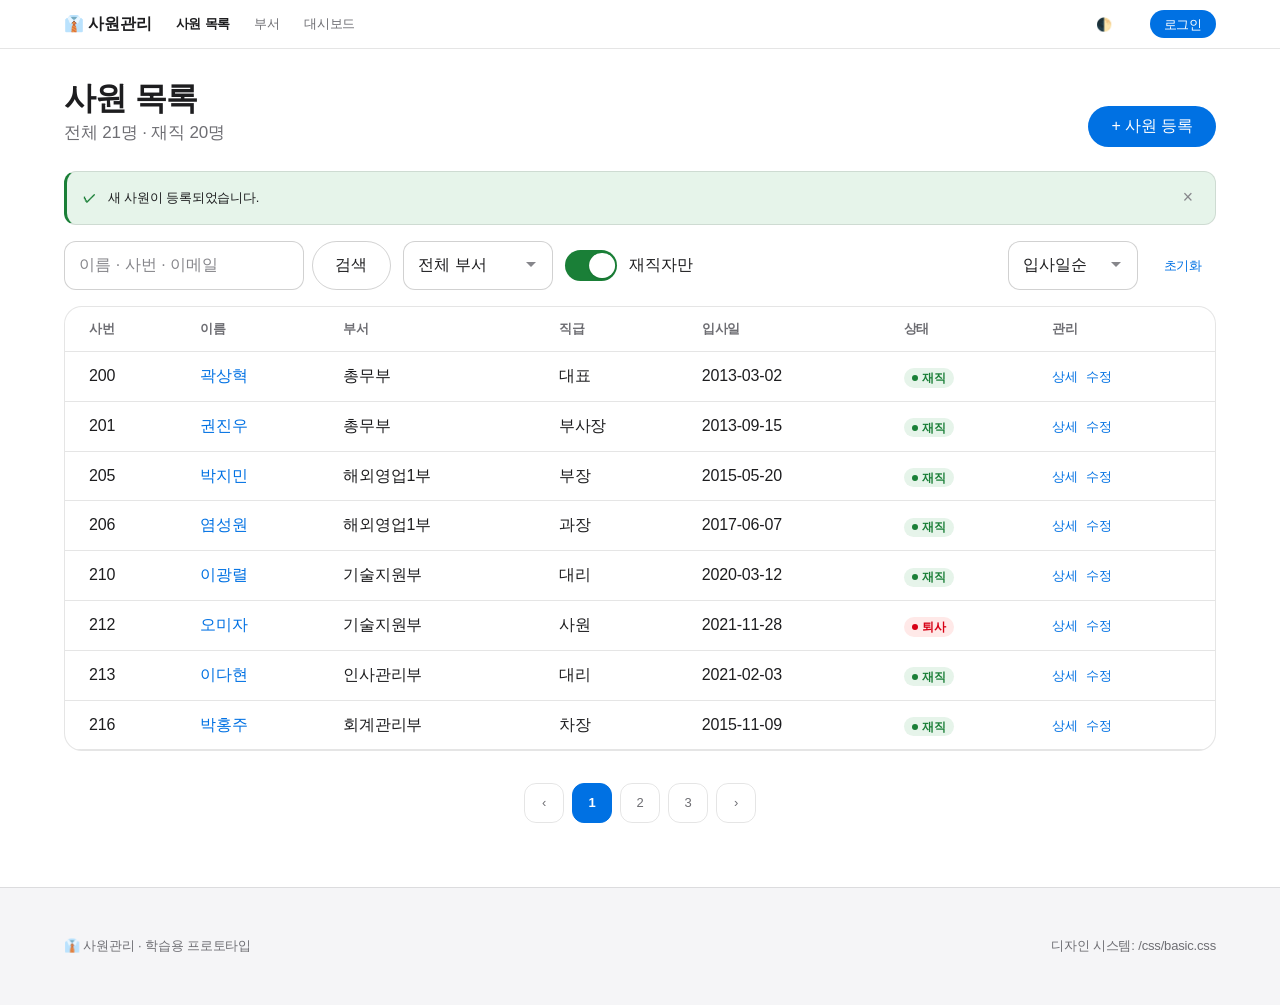
<file: hr/index.html>
<!DOCTYPE html>
<html lang="ko">
<head>
  <meta charset="UTF-8">
  <meta name="viewport" content="width=device-width, initial-scale=1">
  <title>사원 목록 · 사원관리</title>
  <link rel="stylesheet" href="css/basic.css">
  <link rel="stylesheet" href="css/component.css">
  <link rel="stylesheet" href="css/app-shell.css">
  <link rel="stylesheet" href="css/hr.css">
  <script src="js/component.js" defer></script>
</head>
<body>
  <!-- 공통 메뉴 — templates/hr/_menu.html 참고 (Thymeleaf 전환 시 fragment 로) -->
  <header class="site-header">
    <div class="site-header__inner container container--wide">
      <a class="site-header__brand" href="index.html">👔 사원관리</a>
      <nav class="site-nav hide-mobile" aria-label="주요 메뉴">
        <a href="index.html" aria-current="page">사원 목록</a>
        <a href="depts.html">부서</a>
        <a href="dashboard.html">대시보드</a>
      </nav>
      <span class="spacer"></span>
      <button class="btn btn--ghost btn--sm" type="button" data-theme-toggle aria-label="다크 모드 전환">🌓</button>
      <a class="btn btn--primary btn--sm" href="login.html">로그인</a>
    </div>
  </header>

  <main class="app-main container container--wide">
    <div class="page-head">
      <div>
        <h1>사원 목록</h1>
        <p>전체 21명 · 재직 20명</p>
      </div>
      <a class="btn btn--primary" href="emp-form.html">+ 사원 등록</a>
    </div>

    <!--
      처리 결과(플래시) 메시지 자리.
      등록/수정/삭제 후 목록으로 redirect(PRG) 하면서 RedirectAttributes 로 넘긴 메시지를 여기 렌더링한다.
      Thymeleaf: <div class="alert alert--success" role="status" th:if="${msg}" th:text="${msg}"></div>
      아래는 "방금 저장하고 돌아온" 상태 예시 (서버에서는 조건부로만 노출).
    -->
    <div class="alert alert--success mb-4" role="status">
      <span class="alert__icon" aria-hidden="true">✓</span>
      <div class="alert__body">새 사원이 등록되었습니다.</div>
      <button class="alert__close" type="button" data-dismiss="alert" aria-label="닫기">×</button>
    </div>

    <!--
      검색/필터 : 실제 서버 연동을 대비해 GET 폼으로 만든다.
      - method="get" 이라 조건이 URL 쿼리스트링에 남는다 → 새로고침·북마크·뒤로가기·페이징에 그대로 재사용
      - 페이지네이션 링크도 같은 파라미터를 이어붙인다: ?keyword=&deptId=&workingOnly=&sort=&page=2
      - Thymeleaf 전환: th:value="${param.keyword}", 선택 유지 th:selected, 페이징은 @{/emps(keyword=${param.keyword}, page=${i})}
    -->
    <form class="toolbar" method="get" action="/emps">
      <div class="input-group">
        <input class="input" type="search" name="keyword" placeholder="이름 · 사번 · 이메일" aria-label="검색어" style="min-width: 240px">
        <button class="btn btn--secondary" type="submit">검색</button>
      </div>
      <select class="select" name="deptId" aria-label="부서" style="width: 150px">
        <option value="">전체 부서</option>
        <option value="D1">인사관리부</option>
        <option value="D2">회계관리부</option>
        <option value="D5">해외영업1부</option>
        <option value="D8">기술지원부</option>
        <option value="D9">총무부</option>
      </select>
      <label class="switch">
        <input type="checkbox" name="workingOnly" value="true" checked>
        <span class="switch__track"><span class="switch__thumb"></span></span>
        <span class="switch__label">재직자만</span>
      </label>
      <span class="spacer"></span>
      <select class="select" name="sort" aria-label="정렬" style="width: 130px">
        <option value="hireDate">입사일순</option>
        <option value="name">이름순</option>
        <option value="salary">급여순</option>
      </select>
      <a class="btn btn--ghost btn--sm" href="index.html">초기화</a>
    </form>

    <!--
      결과가 0건일 때는 표 대신 빈 상태를 보여준다.
      Thymeleaf: <div class="empty-state" th:if="${#lists.isEmpty(emps)}"> ... </div>
                 <div class="table-wrap" th:unless="${#lists.isEmpty(emps)}"> ...표... </div>
      <div class="empty-state">
        <p class="empty-state__icon" aria-hidden="true">📭</p>
        <p class="empty-state__title">조건에 맞는 사원이 없습니다</p>
        <p class="empty-state__desc">검색어나 필터를 바꿔 다시 시도해 보세요.</p>
        <a class="btn btn--secondary btn--sm" href="index.html">필터 초기화</a>
      </div>
    -->

    <!-- 목록 테이블 -->
    <div class="table-wrap">
      <table class="table">
        <thead>
          <tr>
            <th>사번</th><th>이름</th><th>부서</th><th>직급</th><th>입사일</th><th>상태</th><th>관리</th>
          </tr>
        </thead>
        <tbody>
          <tr>
            <td>200</td>
            <td><a href="emp-detail.html">곽상혁</a></td>
            <td>총무부</td><td>대표</td><td>2013-03-02</td>
            <td><span class="badge badge--success badge--dot">재직</span></td>
            <td class="row-actions"><a href="emp-detail.html">상세</a><a href="emp-form.html">수정</a></td>
          </tr>
          <tr>
            <td>201</td>
            <td><a href="emp-detail.html">권진우</a></td>
            <td>총무부</td><td>부사장</td><td>2013-09-15</td>
            <td><span class="badge badge--success badge--dot">재직</span></td>
            <td class="row-actions"><a href="emp-detail.html">상세</a><a href="emp-form.html">수정</a></td>
          </tr>
          <tr>
            <td>205</td>
            <td><a href="emp-detail.html">박지민</a></td>
            <td>해외영업1부</td><td>부장</td><td>2015-05-20</td>
            <td><span class="badge badge--success badge--dot">재직</span></td>
            <td class="row-actions"><a href="emp-detail.html">상세</a><a href="emp-form.html">수정</a></td>
          </tr>
          <tr>
            <td>206</td>
            <td><a href="emp-detail.html">염성원</a></td>
            <td>해외영업1부</td><td>과장</td><td>2017-06-07</td>
            <td><span class="badge badge--success badge--dot">재직</span></td>
            <td class="row-actions"><a href="emp-detail.html">상세</a><a href="emp-form.html">수정</a></td>
          </tr>
          <tr>
            <td>210</td>
            <td><a href="emp-detail.html">이광렬</a></td>
            <td>기술지원부</td><td>대리</td><td>2020-03-12</td>
            <td><span class="badge badge--success badge--dot">재직</span></td>
            <td class="row-actions"><a href="emp-detail.html">상세</a><a href="emp-form.html">수정</a></td>
          </tr>
          <tr>
            <td>212</td>
            <td><a href="emp-detail.html">오미자</a></td>
            <td>기술지원부</td><td>사원</td><td>2021-11-28</td>
            <td><span class="badge badge--danger badge--dot">퇴사</span></td>
            <td class="row-actions"><a href="emp-detail.html">상세</a><a href="emp-form.html">수정</a></td>
          </tr>
          <tr>
            <td>213</td>
            <td><a href="emp-detail.html">이다현</a></td>
            <td>인사관리부</td><td>대리</td><td>2021-02-03</td>
            <td><span class="badge badge--success badge--dot">재직</span></td>
            <td class="row-actions"><a href="emp-detail.html">상세</a><a href="emp-form.html">수정</a></td>
          </tr>
          <tr>
            <td>216</td>
            <td><a href="emp-detail.html">박홍주</a></td>
            <td>회계관리부</td><td>차장</td><td>2015-11-09</td>
            <td><span class="badge badge--success badge--dot">재직</span></td>
            <td class="row-actions"><a href="emp-detail.html">상세</a><a href="emp-form.html">수정</a></td>
          </tr>
        </tbody>
      </table>
    </div>

    <!-- 페이징: 위 검색 폼의 파라미터를 그대로 이어붙여 조건을 유지한다 (여기선 예시로 page 만) -->
    <nav class="pagination mt-6" aria-label="페이지">
      <a class="pagination__item" href="?page=1" aria-label="이전">‹</a>
      <a class="pagination__item" href="?page=1" aria-current="page">1</a>
      <a class="pagination__item" href="?page=2">2</a>
      <a class="pagination__item" href="?page=3">3</a>
      <a class="pagination__item" href="?page=2" aria-label="다음">›</a>
    </nav>
  </main>

  <footer class="site-footer">
    <div class="container container--wide row row--between">
      <p>👔 사원관리 · 학습용 프로토타입</p>
      <span class="muted" style="font-size: var(--text-sm)">디자인 시스템: /css/basic.css</span>
    </div>
  </footer>
</body>
</html>
</file>
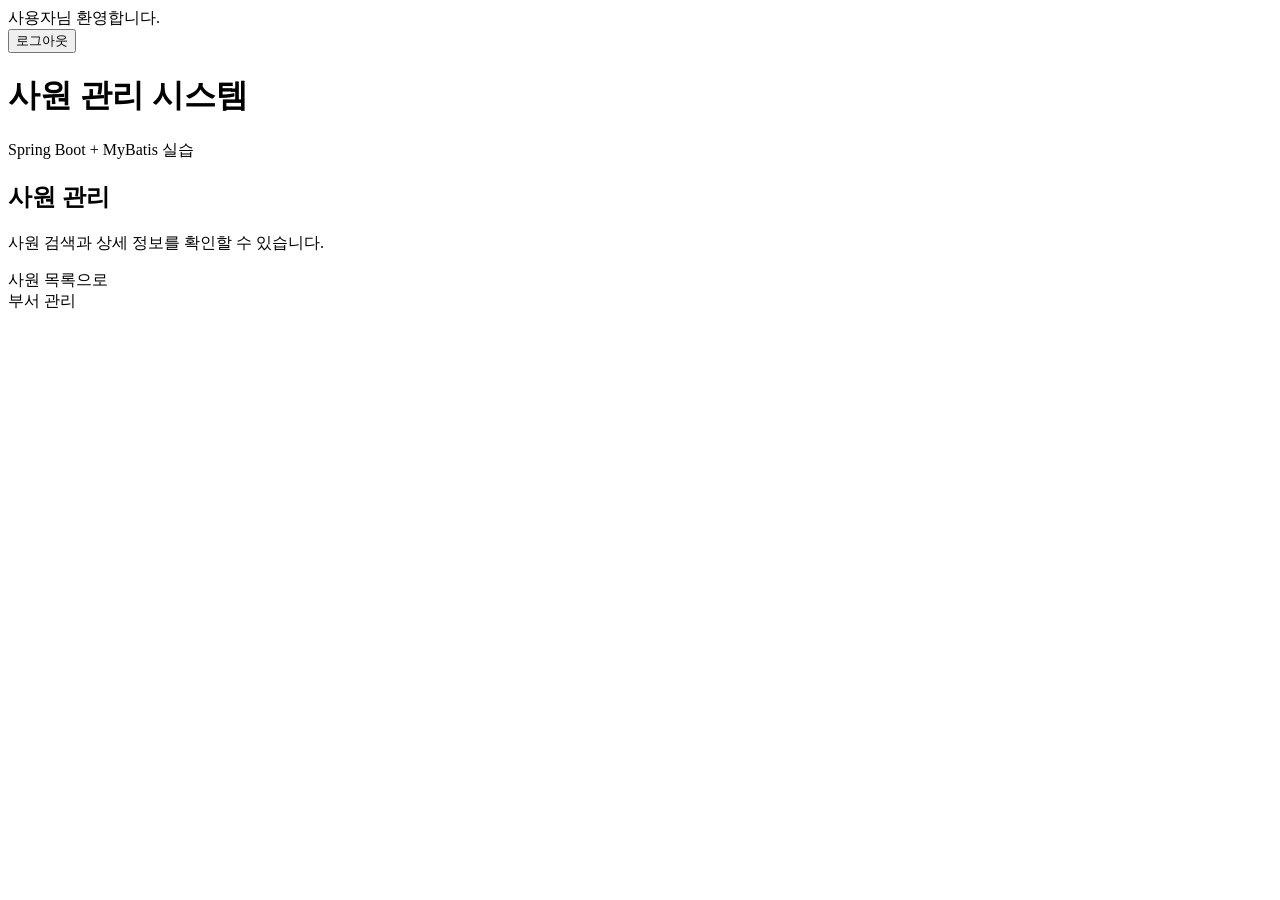
<file: test/src/main/resources/templates/index.html>
<!DOCTYPE html>
<html lang="ko"
      xmlns:th="http://www.thymeleaf.org">

<head>
    <meta charset="UTF-8">
    <meta name="viewport" content="width=device-width, initial-scale=1">

    <title>사원 관리 시스템</title>

    <link rel="stylesheet" th:href="@{/css/basic.css}">
    <link rel="stylesheet" th:href="@{/css/component.css}">
    <link rel="stylesheet" th:href="@{/css/app-shell.css}">
    <link rel="stylesheet" th:href="@{/css/hr.css}">
</head>

<body>

<div th:if="${session.loginMember != null}">
    <span th:text="|${session.loginMember.memberName}님 환영합니다.|">
        사용자님 환영합니다.
    </span>

    <form th:action="@{/logout}" method="post">
        <button class="btn btn--secondary" type="submit">
            로그아웃
        </button>
    </form>
</div>

<main class="app-main container container--wide">

    
    <div class="page-head">
        
        <div>
            <h1>사원 관리 시스템</h1>
            <p>Spring Boot + MyBatis 실습</p>
        </div>
        
    </div>
    
    
    <div class="card"
    style="padding: var(--space-6)">
    
    <h2>사원 관리</h2>
    
    <p class="muted mt-2">
        사원 검색과 상세 정보를 확인할 수 있습니다.
    </p>
    
    <a class="btn btn--primary mt-4"
    th:href="@{/emps}">
    사원 목록으로
    </a>

</div>
<a th:if="${session.loginMember != null
        and session.loginMember.role == 'ADMIN'}"
class="btn btn--primary"
th:href="@{/depts}">
부서 관리
</a>

</main>

</body>
</html>
</file>
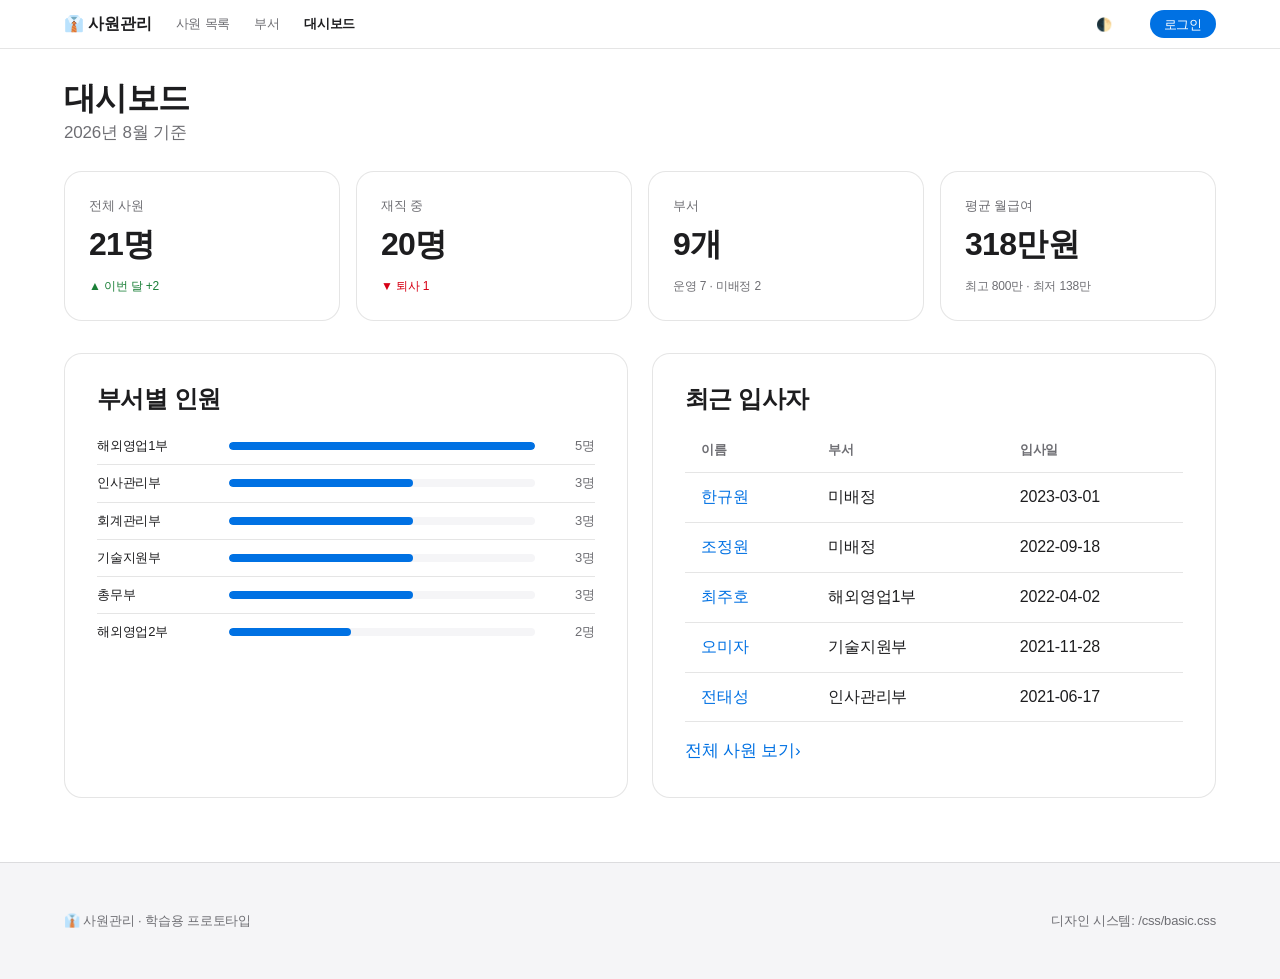
<file: hr/dashboard.html>
<!DOCTYPE html>
<html lang="ko">
<head>
  <meta charset="UTF-8">
  <meta name="viewport" content="width=device-width, initial-scale=1">
  <title>대시보드 · 사원관리</title>
  <link rel="stylesheet" href="css/basic.css">
  <link rel="stylesheet" href="css/component.css">
  <link rel="stylesheet" href="css/app-shell.css">
  <link rel="stylesheet" href="css/hr.css">
  <script src="js/component.js" defer></script>
</head>
<body>
  <!-- 공통 메뉴 — templates/hr/_menu.html 참고 (Thymeleaf 전환 시 fragment 로) -->
  <header class="site-header">
    <div class="site-header__inner container container--wide">
      <a class="site-header__brand" href="index.html">👔 사원관리</a>
      <nav class="site-nav hide-mobile" aria-label="주요 메뉴">
        <a href="index.html">사원 목록</a>
        <a href="depts.html">부서</a>
        <a href="dashboard.html" aria-current="page">대시보드</a>
      </nav>
      <span class="spacer"></span>
      <button class="btn btn--ghost btn--sm" type="button" data-theme-toggle aria-label="다크 모드 전환">🌓</button>
      <a class="btn btn--primary btn--sm" href="login.html">로그인</a>
    </div>
  </header>

  <main class="app-main container container--wide">
    <div class="page-head">
      <div>
        <h1>대시보드</h1>
        <p>2026년 8월 기준</p>
      </div>
    </div>

    <!-- 통계 카드 -->
    <div class="stat-grid">
      <div class="stat">
        <p class="stat__label">전체 사원</p>
        <p class="stat__value">21명</p>
        <p class="stat__delta stat__delta--up">▲ 이번 달 +2</p>
      </div>
      <div class="stat">
        <p class="stat__label">재직 중</p>
        <p class="stat__value">20명</p>
        <p class="stat__delta stat__delta--down">▼ 퇴사 1</p>
      </div>
      <div class="stat">
        <p class="stat__label">부서</p>
        <p class="stat__value">9개</p>
        <p class="stat__delta muted">운영 7 · 미배정 2</p>
      </div>
      <div class="stat">
        <p class="stat__label">평균 월급여</p>
        <p class="stat__value">318만원</p>
        <p class="stat__delta muted">최고 800만 · 최저 138만</p>
      </div>
    </div>

    <div class="grid grid--2 mt-6">
      <!-- 부서별 인원 -->
      <div class="card" style="padding: var(--space-6)">
        <h3 class="mb-4">부서별 인원</h3>
        <div class="bar-row">
          <span class="bar-row__name">해외영업1부</span>
          <div class="progress"><div class="progress__bar" style="width: 100%"></div></div>
          <span class="bar-row__count">5명</span>
        </div>
        <div class="bar-row">
          <span class="bar-row__name">인사관리부</span>
          <div class="progress"><div class="progress__bar" style="width: 60%"></div></div>
          <span class="bar-row__count">3명</span>
        </div>
        <div class="bar-row">
          <span class="bar-row__name">회계관리부</span>
          <div class="progress"><div class="progress__bar" style="width: 60%"></div></div>
          <span class="bar-row__count">3명</span>
        </div>
        <div class="bar-row">
          <span class="bar-row__name">기술지원부</span>
          <div class="progress"><div class="progress__bar" style="width: 60%"></div></div>
          <span class="bar-row__count">3명</span>
        </div>
        <div class="bar-row">
          <span class="bar-row__name">총무부</span>
          <div class="progress"><div class="progress__bar" style="width: 60%"></div></div>
          <span class="bar-row__count">3명</span>
        </div>
        <div class="bar-row">
          <span class="bar-row__name">해외영업2부</span>
          <div class="progress"><div class="progress__bar" style="width: 40%"></div></div>
          <span class="bar-row__count">2명</span>
        </div>
      </div>

      <!-- 최근 입사자 -->
      <div class="card" style="padding: var(--space-6)">
        <h3 class="mb-4">최근 입사자</h3>
        <table class="table">
          <thead><tr><th>이름</th><th>부서</th><th>입사일</th></tr></thead>
          <tbody>
            <tr><td><a href="emp-detail.html">한규원</a></td><td>미배정</td><td>2023-03-01</td></tr>
            <tr><td><a href="emp-detail.html">조정원</a></td><td>미배정</td><td>2022-09-18</td></tr>
            <tr><td><a href="emp-detail.html">최주호</a></td><td>해외영업1부</td><td>2022-04-02</td></tr>
            <tr><td><a href="emp-detail.html">오미자</a></td><td>기술지원부</td><td>2021-11-28</td></tr>
            <tr><td><a href="emp-detail.html">전태성</a></td><td>인사관리부</td><td>2021-06-17</td></tr>
          </tbody>
        </table>
        <a class="link-arrow mt-4" href="index.html" style="display: inline-block">전체 사원 보기</a>
      </div>
    </div>
  </main>

  <footer class="site-footer">
    <div class="container container--wide row row--between">
      <p>👔 사원관리 · 학습용 프로토타입</p>
      <span class="muted" style="font-size: var(--text-sm)">디자인 시스템: /css/basic.css</span>
    </div>
  </footer>
</body>
</html>
</file>
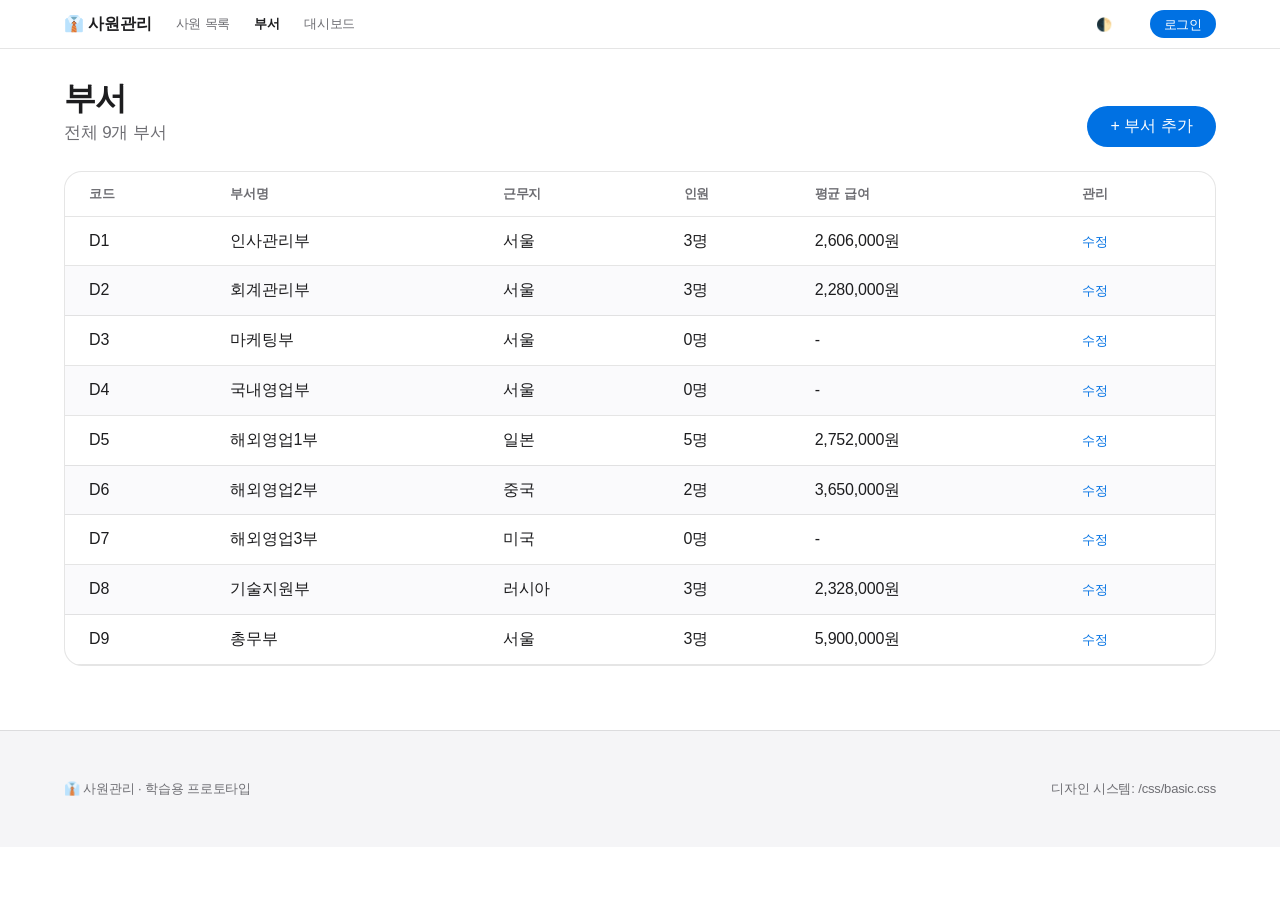
<file: hr/depts.html>
<!DOCTYPE html>
<html lang="ko">
<head>
  <meta charset="UTF-8">
  <meta name="viewport" content="width=device-width, initial-scale=1">
  <title>부서 · 사원관리</title>
  <link rel="stylesheet" href="css/basic.css">
  <link rel="stylesheet" href="css/component.css">
  <link rel="stylesheet" href="css/app-shell.css">
  <link rel="stylesheet" href="css/hr.css">
  <script src="js/component.js" defer></script>
</head>
<body>
  <!-- 공통 메뉴 — templates/hr/_menu.html 참고 (Thymeleaf 전환 시 fragment 로) -->
  <header class="site-header">
    <div class="site-header__inner container container--wide">
      <a class="site-header__brand" href="index.html">👔 사원관리</a>
      <nav class="site-nav hide-mobile" aria-label="주요 메뉴">
        <a href="index.html">사원 목록</a>
        <a href="depts.html" aria-current="page">부서</a>
        <a href="dashboard.html">대시보드</a>
      </nav>
      <span class="spacer"></span>
      <button class="btn btn--ghost btn--sm" type="button" data-theme-toggle aria-label="다크 모드 전환">🌓</button>
      <a class="btn btn--primary btn--sm" href="login.html">로그인</a>
    </div>
  </header>

  <main class="app-main container container--wide">
    <div class="page-head">
      <div>
        <h1>부서</h1>
        <p>전체 9개 부서</p>
      </div>
      <button class="btn btn--primary" type="button" data-modal-open="dept-modal">+ 부서 추가</button>
    </div>

    <div class="table-wrap">
      <table class="table table--striped">
        <thead>
          <tr><th>코드</th><th>부서명</th><th>근무지</th><th>인원</th><th>평균 급여</th><th>관리</th></tr>
        </thead>
        <tbody>
          <tr><td>D1</td><td>인사관리부</td><td>서울</td><td>3명</td><td>2,606,000원</td><td class="row-actions"><a href="#">수정</a></td></tr>
          <tr><td>D2</td><td>회계관리부</td><td>서울</td><td>3명</td><td>2,280,000원</td><td class="row-actions"><a href="#">수정</a></td></tr>
          <tr><td>D3</td><td>마케팅부</td><td>서울</td><td>0명</td><td>-</td><td class="row-actions"><a href="#">수정</a></td></tr>
          <tr><td>D4</td><td>국내영업부</td><td>서울</td><td>0명</td><td>-</td><td class="row-actions"><a href="#">수정</a></td></tr>
          <tr><td>D5</td><td>해외영업1부</td><td>일본</td><td>5명</td><td>2,752,000원</td><td class="row-actions"><a href="#">수정</a></td></tr>
          <tr><td>D6</td><td>해외영업2부</td><td>중국</td><td>2명</td><td>3,650,000원</td><td class="row-actions"><a href="#">수정</a></td></tr>
          <tr><td>D7</td><td>해외영업3부</td><td>미국</td><td>0명</td><td>-</td><td class="row-actions"><a href="#">수정</a></td></tr>
          <tr><td>D8</td><td>기술지원부</td><td>러시아</td><td>3명</td><td>2,328,000원</td><td class="row-actions"><a href="#">수정</a></td></tr>
          <tr><td>D9</td><td>총무부</td><td>서울</td><td>3명</td><td>5,900,000원</td><td class="row-actions"><a href="#">수정</a></td></tr>
        </tbody>
      </table>
    </div>
  </main>

  <footer class="site-footer">
    <div class="container container--wide row row--between">
      <p>👔 사원관리 · 학습용 프로토타입</p>
      <span class="muted" style="font-size: var(--text-sm)">디자인 시스템: /css/basic.css</span>
    </div>
  </footer>

  <!-- 부서 추가 모달 -->
  <div class="modal" id="dept-modal" data-modal hidden>
    <div class="modal__overlay" data-modal-close></div>
    <div class="modal__panel" role="dialog" aria-modal="true" tabindex="-1" aria-labelledby="dept-modal-title" style="width: min(440px, 100%)">
      <button class="modal__close" type="button" data-modal-close aria-label="닫기">×</button>
      <h3 class="modal__title" id="dept-modal-title">부서 추가</h3>
      <form class="modal__body stack" style="--gap: var(--space-4)" data-dept-form>
        <div class="field">
          <label class="label" for="d-code">부서 코드 *</label>
          <input class="input" id="d-code" placeholder="D10" required>
        </div>
        <div class="field">
          <label class="label" for="d-name">부서명 *</label>
          <input class="input" id="d-name" placeholder="신사업개발부" required>
        </div>
        <div class="field">
          <label class="label" for="d-loc">근무지</label>
          <select class="select" id="d-loc">
            <option>서울</option><option>일본</option><option>중국</option><option>미국</option><option>러시아</option>
          </select>
        </div>
      </form>
      <div class="modal__footer">
        <button class="btn btn--secondary" type="button" data-modal-close>취소</button>
        <button class="btn btn--primary" type="button" id="dept-save">추가</button>
      </div>
    </div>
  </div>

  <script>
    document.addEventListener("DOMContentLoaded", function () {
      document.getElementById("dept-save").addEventListener("click", function () {
        UI.modal.close("dept-modal");
        UI.toast("부서가 추가되었습니다. (프로토타입)", { type: "success" });
      });
    });
  </script>
</body>
</html>
</file>
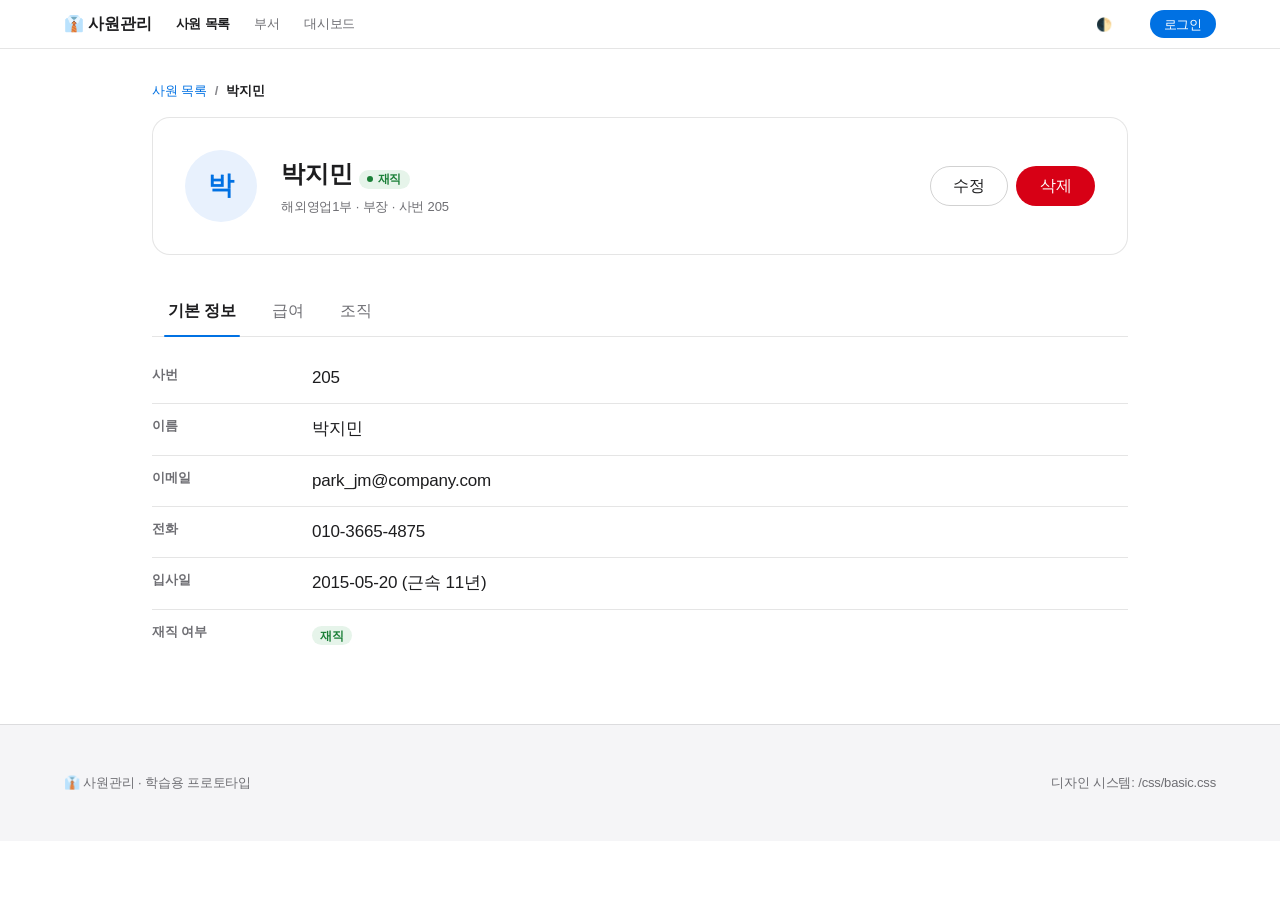
<file: hr/emp-detail.html>
<!DOCTYPE html>
<html lang="ko">
<head>
  <meta charset="UTF-8">
  <meta name="viewport" content="width=device-width, initial-scale=1">
  <title>박지민 · 사원관리</title>
  <link rel="stylesheet" href="css/basic.css">
  <link rel="stylesheet" href="css/component.css">
  <link rel="stylesheet" href="css/app-shell.css">
  <link rel="stylesheet" href="css/hr.css">
  <script src="js/component.js" defer></script>
</head>
<body>
  <!-- 공통 메뉴 — templates/hr/_menu.html 참고 (Thymeleaf 전환 시 fragment 로) -->
  <header class="site-header">
    <div class="site-header__inner container container--wide">
      <a class="site-header__brand" href="index.html">👔 사원관리</a>
      <nav class="site-nav hide-mobile" aria-label="주요 메뉴">
        <a href="index.html" aria-current="page">사원 목록</a>
        <a href="depts.html">부서</a>
        <a href="dashboard.html">대시보드</a>
      </nav>
      <span class="spacer"></span>
      <button class="btn btn--ghost btn--sm" type="button" data-theme-toggle aria-label="다크 모드 전환">🌓</button>
      <a class="btn btn--primary btn--sm" href="login.html">로그인</a>
    </div>
  </header>

  <main class="app-main container">
    <nav class="breadcrumb mb-4" aria-label="현재 위치">
      <a href="index.html">사원 목록</a>
      <span aria-current="page">박지민</span>
    </nav>

    <!-- 프로필 -->
    <div class="card" style="padding: var(--space-6)">
      <div class="profile">
        <span class="avatar">박</span>
        <div class="spacer">
          <p class="profile__name">박지민 <span class="badge badge--success badge--dot">재직</span></p>
          <p class="profile__sub">해외영업1부 · 부장 · 사번 205</p>
        </div>
        <div class="row" style="--gap: var(--space-2)">
          <a class="btn btn--secondary" href="emp-form.html">수정</a>
          <button class="btn btn--danger" type="button" data-modal-open="delete-modal">삭제</button>
        </div>
      </div>
    </div>

    <!-- 상세 탭 -->
    <div class="tabs mt-6" data-tabs>
      <div class="tabs__list" role="tablist" aria-label="사원 정보">
        <button type="button" class="tabs__tab" role="tab" id="t-basic" aria-controls="p-basic" aria-selected="true">기본 정보</button>
        <button type="button" class="tabs__tab" role="tab" id="t-pay" aria-controls="p-pay" aria-selected="false">급여</button>
        <button type="button" class="tabs__tab" role="tab" id="t-org" aria-controls="p-org" aria-selected="false">조직</button>
      </div>

      <div class="tabs__panel" role="tabpanel" id="p-basic" aria-labelledby="t-basic">
        <table class="info-table">
          <tr><th>사번</th><td>205</td></tr>
          <tr><th>이름</th><td>박지민</td></tr>
          <tr><th>이메일</th><td>park_jm@company.com</td></tr>
          <tr><th>전화</th><td>010-3665-4875</td></tr>
          <tr><th>입사일</th><td>2015-05-20 (근속 11년)</td></tr>
          <tr><th>재직 여부</th><td><span class="badge badge--success">재직</span></td></tr>
        </table>
      </div>

      <div class="tabs__panel" role="tabpanel" id="p-pay" aria-labelledby="t-pay" hidden>
        <table class="info-table">
          <tr><th>기본급(월)</th><td>3,500,000원</td></tr>
          <tr><th>보너스율</th><td>15%</td></tr>
          <tr><th>예상 연봉</th><td>48,300,000원 <span class="muted">(기본급 × 12 × (1 + 보너스율))</span></td></tr>
          <tr><th>급여 등급</th><td>S4 (3,000,000 ~ 3,999,999)</td></tr>
        </table>
      </div>

      <div class="tabs__panel" role="tabpanel" id="p-org" aria-labelledby="t-org" hidden>
        <table class="info-table">
          <tr><th>부서</th><td>해외영업1부 (D5) · 근무지 일본</td></tr>
          <tr><th>직급</th><td>부장 (J3)</td></tr>
          <tr><th>관리자</th><td><a href="emp-detail.html">곽상혁 (대표)</a></td></tr>
          <tr>
            <th>부하 직원</th>
            <td>
              <div class="stack" style="--gap: var(--space-1)">
                <a href="emp-detail.html">염성원 · 과장</a>
                <a href="emp-detail.html">유제영 · 과장</a>
                <a href="emp-detail.html">윤정주 · 과장</a>
              </div>
            </td>
          </tr>
        </table>
      </div>
    </div>
  </main>

  <footer class="site-footer">
    <div class="container container--wide row row--between">
      <p>👔 사원관리 · 학습용 프로토타입</p>
      <span class="muted" style="font-size: var(--text-sm)">디자인 시스템: /css/basic.css</span>
    </div>
  </footer>

  <!-- 삭제 확인 모달 -->
  <div class="modal" id="delete-modal" data-modal hidden>
    <div class="modal__overlay" data-modal-close></div>
    <div class="modal__panel" role="dialog" aria-modal="true" tabindex="-1" aria-labelledby="delete-modal-title" style="width: min(420px, 100%)">
      <button class="modal__close" type="button" data-modal-close aria-label="닫기">×</button>
      <h3 class="modal__title" id="delete-modal-title">사원 삭제</h3>
      <div class="modal__body">
        <p><strong>박지민(205)</strong> 사원을 삭제하시겠습니까? 삭제된 데이터는 복구할 수 없습니다.</p>
      </div>
      <div class="modal__footer">
        <button class="btn btn--secondary" type="button" data-modal-close>취소</button>
        <button class="btn btn--danger" type="button" id="confirm-delete">삭제</button>
      </div>
    </div>
  </div>

  <script>
    document.addEventListener("DOMContentLoaded", function () {
      document.getElementById("confirm-delete").addEventListener("click", function () {
        UI.modal.close("delete-modal");
        UI.toast("박지민(205) 사원이 삭제되었습니다.", { type: "danger" });
        setTimeout(function () { location.href = "index.html"; }, 1200);
      });
    });
  </script>
</body>
</html>
</file>
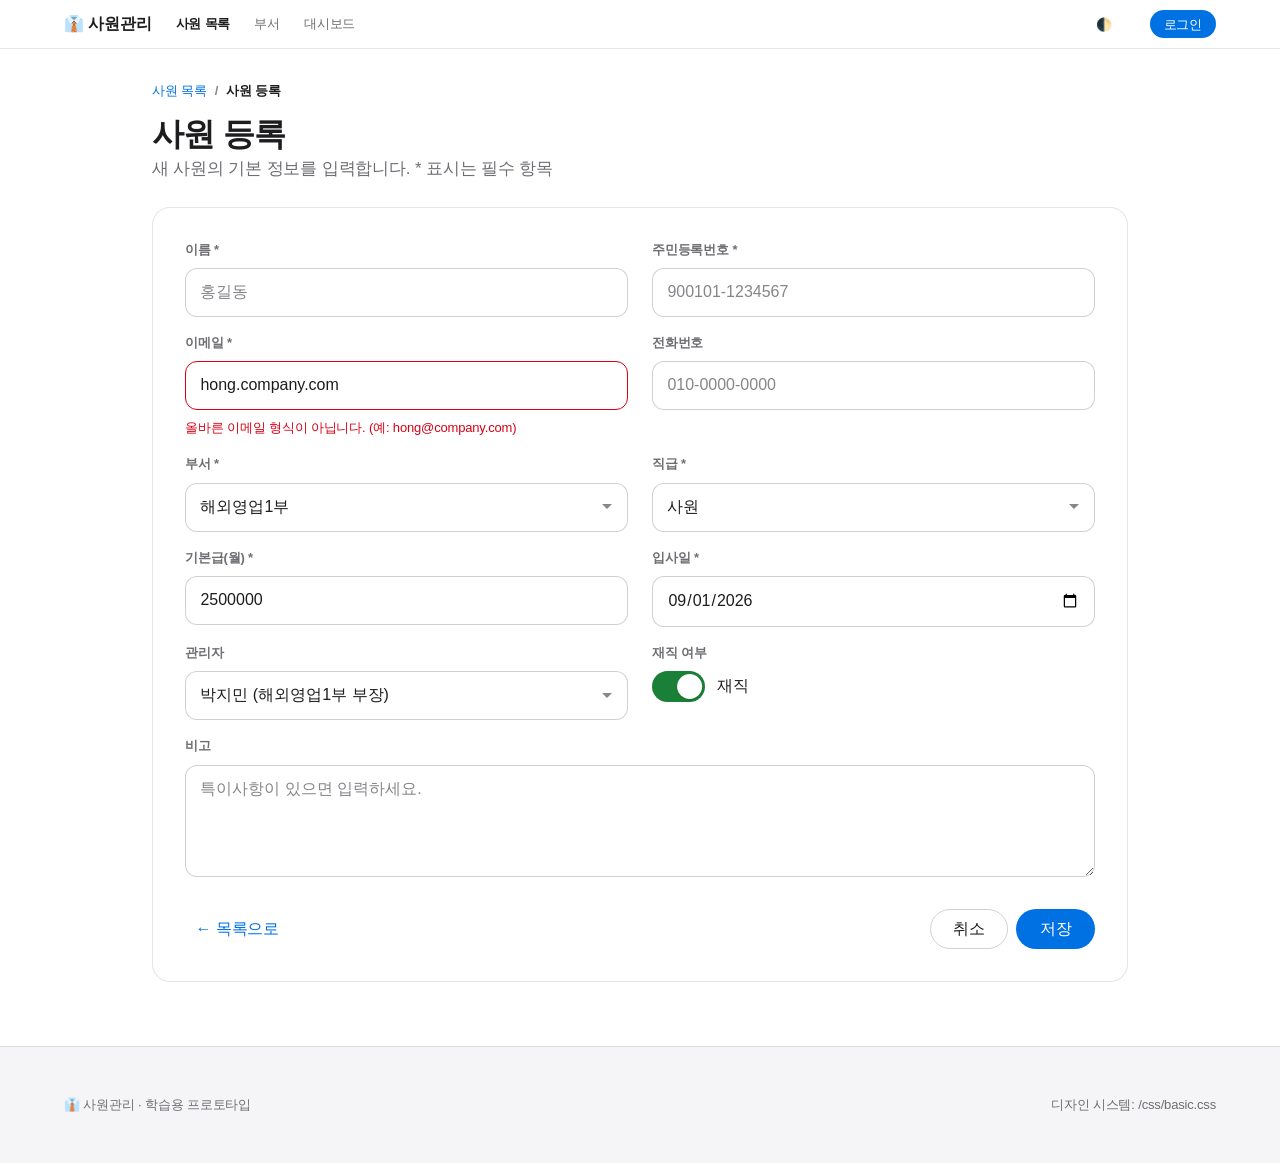
<file: hr/emp-form.html>
<!DOCTYPE html>
<html lang="ko">
<head>
  <meta charset="UTF-8">
  <meta name="viewport" content="width=device-width, initial-scale=1">
  <title>사원 등록 · 사원관리</title>
  <link rel="stylesheet" href="css/basic.css">
  <link rel="stylesheet" href="css/component.css">
  <link rel="stylesheet" href="css/app-shell.css">
  <link rel="stylesheet" href="css/hr.css">
  <script src="js/component.js" defer></script>
</head>
<body>
  <!-- 공통 메뉴 — templates/hr/_menu.html 참고 (Thymeleaf 전환 시 fragment 로) -->
  <header class="site-header">
    <div class="site-header__inner container container--wide">
      <a class="site-header__brand" href="index.html">👔 사원관리</a>
      <nav class="site-nav hide-mobile" aria-label="주요 메뉴">
        <a href="index.html" aria-current="page">사원 목록</a>
        <a href="depts.html">부서</a>
        <a href="dashboard.html">대시보드</a>
      </nav>
      <span class="spacer"></span>
      <button class="btn btn--ghost btn--sm" type="button" data-theme-toggle aria-label="다크 모드 전환">🌓</button>
      <a class="btn btn--primary btn--sm" href="login.html">로그인</a>
    </div>
  </header>

  <main class="app-main container">
    <nav class="breadcrumb mb-4" aria-label="현재 위치">
      <a href="index.html">사원 목록</a>
      <span aria-current="page">사원 등록</span>
    </nav>

    <div class="page-head">
      <div>
        <h1>사원 등록</h1>
        <p>새 사원의 기본 정보를 입력합니다. <span class="muted">* 표시는 필수 항목</span></p>
      </div>
    </div>

    <form class="card" style="padding: var(--space-6)" data-emp-form>
      <div class="form-grid">
        <div class="field">
          <label class="label" for="f-name">이름 *</label>
          <input class="input" id="f-name" name="name" placeholder="홍길동" required>
        </div>
        <div class="field">
          <label class="label" for="f-no">주민등록번호 *</label>
          <input class="input" id="f-no" name="empNo" placeholder="900101-1234567" required>
        </div>

        <div class="field field--error">
          <label class="label" for="f-email">이메일 *</label>
          <input class="input" id="f-email" name="email" value="hong.company.com">
          <p class="form-hint">올바른 이메일 형식이 아닙니다. (예: hong@company.com)</p>
        </div>
        <div class="field">
          <label class="label" for="f-phone">전화번호</label>
          <input class="input" id="f-phone" name="phone" placeholder="010-0000-0000">
        </div>

        <div class="field">
          <label class="label" for="f-dept">부서 *</label>
          <select class="select" id="f-dept" name="deptId" required>
            <option value="">선택하세요</option>
            <option value="D1">인사관리부</option>
            <option value="D2">회계관리부</option>
            <option value="D5" selected>해외영업1부</option>
            <option value="D8">기술지원부</option>
            <option value="D9">총무부</option>
          </select>
        </div>
        <div class="field">
          <label class="label" for="f-job">직급 *</label>
          <select class="select" id="f-job" name="jobCode" required>
            <option value="">선택하세요</option>
            <option value="J3">부장</option>
            <option value="J4">차장</option>
            <option value="J5">과장</option>
            <option value="J6">대리</option>
            <option value="J7" selected>사원</option>
          </select>
        </div>

        <div class="field">
          <label class="label" for="f-salary">기본급(월) *</label>
          <input class="input" id="f-salary" name="salary" type="number" min="0" step="10000" value="2500000" required>
        </div>
        <div class="field">
          <label class="label" for="f-hire">입사일 *</label>
          <input class="input" id="f-hire" name="hireDate" type="date" value="2026-09-01" required>
        </div>

        <div class="field">
          <label class="label" for="f-mgr">관리자</label>
          <select class="select" id="f-mgr" name="managerId">
            <option value="">없음</option>
            <option value="200">곽상혁 (대표)</option>
            <option value="205" selected>박지민 (해외영업1부 부장)</option>
            <option value="210">이광렬 (기술지원부 대리)</option>
          </select>
        </div>
        <div class="field">
          <span class="label">재직 여부</span>
          <label class="switch">
            <input type="checkbox" name="active" checked>
            <span class="switch__track"><span class="switch__thumb"></span></span>
            <span class="switch__label">재직</span>
          </label>
        </div>

        <div class="field field--full">
          <label class="label" for="f-memo">비고</label>
          <textarea class="textarea" id="f-memo" name="memo" placeholder="특이사항이 있으면 입력하세요."></textarea>
        </div>
      </div>

      <div class="row row--between mt-6">
        <a class="btn btn--ghost" href="index.html">← 목록으로</a>
        <div class="row" style="--gap: var(--space-2)">
          <a class="btn btn--secondary" href="index.html">취소</a>
          <button class="btn btn--primary" type="submit">저장</button>
        </div>
      </div>
    </form>
  </main>

  <footer class="site-footer">
    <div class="container container--wide row row--between">
      <p>👔 사원관리 · 학습용 프로토타입</p>
      <span class="muted" style="font-size: var(--text-sm)">디자인 시스템: /css/basic.css</span>
    </div>
  </footer>

  <script>
    document.addEventListener("DOMContentLoaded", function () {
      document.querySelector("[data-emp-form]").addEventListener("submit", function (e) {
        e.preventDefault();  // 프로토타입: 실제 저장 대신 안내만
        UI.toast("저장되었습니다. (프로토타입)", { type: "success" });
        setTimeout(function () { location.href = "index.html"; }, 1200);
      });
    });
  </script>
</body>
</html>
</file>
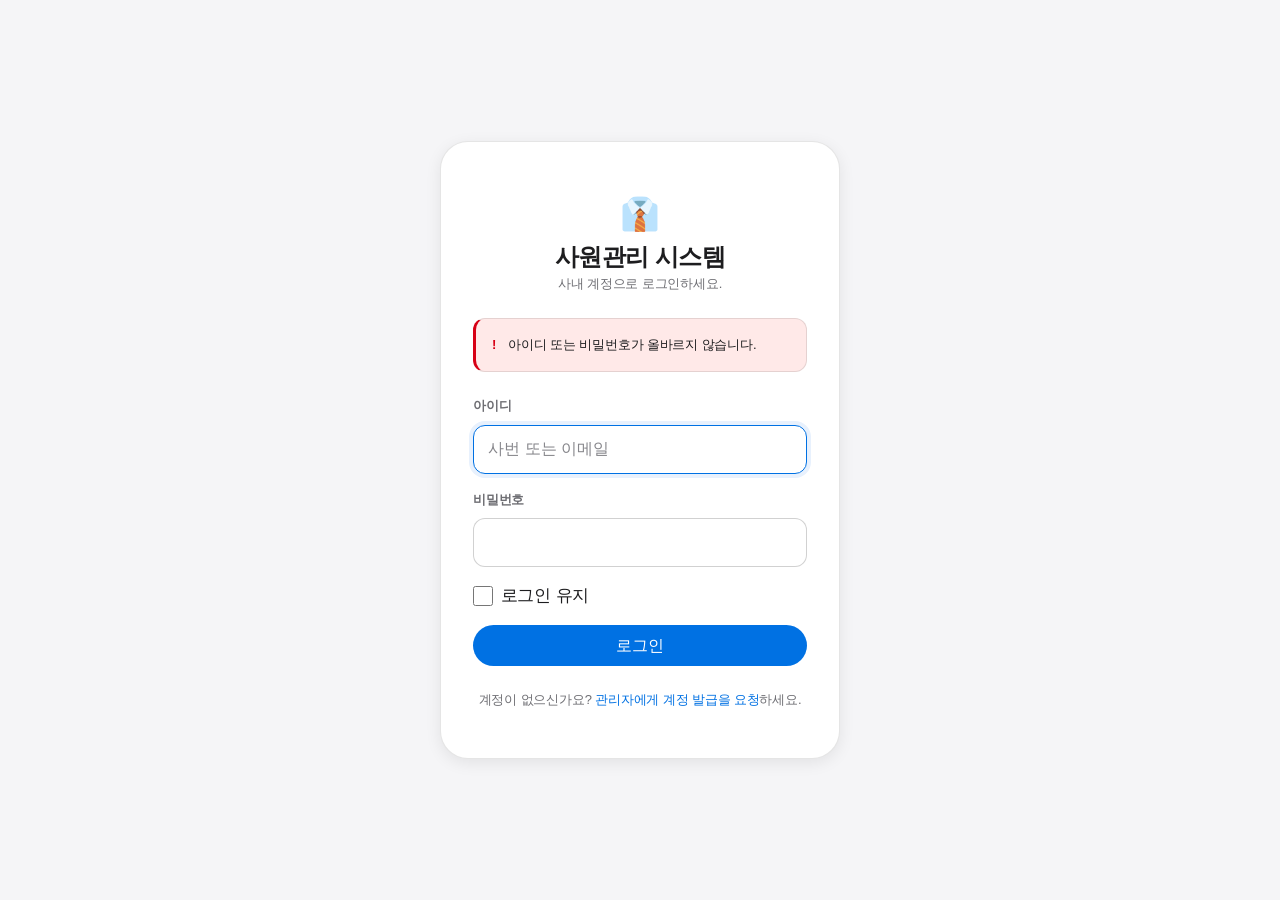
<file: hr/login.html>
<!DOCTYPE html>
<html lang="ko">
<head>
  <meta charset="UTF-8">
  <meta name="viewport" content="width=device-width, initial-scale=1">
  <title>로그인 · 사원관리</title>
  <link rel="stylesheet" href="css/basic.css">
  <link rel="stylesheet" href="css/component.css">
  <link rel="stylesheet" href="css/app-shell.css">
  <link rel="stylesheet" href="css/hr.css">
  <script src="js/component.js" defer></script>
</head>
<body>
  <!--
    로그인 화면 (Day 17 Spring Security 연결 지점)
    - 공통 헤더/푸터 없이 가운데 카드만 두는 화면 (.auth-wrap / .auth-card = app-shell.css)
    - Thymeleaf 전환:
        form: <form th:action="@{/login}" method="post">  (Security 가 CSRF hidden 자동 주입)
        입력 name 은 Security 기본값인 username / password 를 그대로 사용
        실패 시 리다이렉트 ?error → <div class="alert alert--danger" th:if="${param.error}">
        로그아웃 후 ?logout → <div class="alert alert--info" th:if="${param.logout}">
  -->
  <main class="auth-wrap">
    <div class="auth-card stack" style="--gap: var(--space-5)">
      <div class="text-center stack" style="--gap: var(--space-1)">
        <p style="font-size: var(--text-2xl)">👔</p>
        <h1 style="font-size: var(--text-xl)">사원관리 시스템</h1>
        <p class="muted" style="font-size: var(--text-sm)">사내 계정으로 로그인하세요.</p>
      </div>

      <!-- 로그인 실패 시 서버가 이 배너를 렌더링 (예시로 표시해 둠) -->
      <div class="alert alert--danger" role="alert">
        <span class="alert__icon" aria-hidden="true">!</span>
        <div class="alert__body">아이디 또는 비밀번호가 올바르지 않습니다.</div>
      </div>

      <form class="stack" style="--gap: var(--space-4)" action="/login" method="post" data-login-form>
        <div class="field">
          <label class="label" for="username">아이디</label>
          <input class="input" id="username" name="username" autocomplete="username" placeholder="사번 또는 이메일" required autofocus>
        </div>
        <div class="field">
          <label class="label" for="password">비밀번호</label>
          <input class="input" id="password" name="password" type="password" autocomplete="current-password" required>
        </div>
        <label class="check">
          <input type="checkbox" name="remember-me">
          <span>로그인 유지</span>
        </label>
        <button class="btn btn--primary btn--block" type="submit">로그인</button>
      </form>

      <p class="text-center muted" style="font-size: var(--text-sm)">
        계정이 없으신가요? <a href="#">관리자에게 계정 발급을 요청</a>하세요.
      </p>
    </div>
  </main>

  <script>
    // 프로토타입: 실제 인증 대신 대시보드로 이동
    document.addEventListener("DOMContentLoaded", function () {
      document.querySelector("[data-login-form]").addEventListener("submit", function (e) {
        e.preventDefault();
        location.href = "dashboard.html";
      });
    });
  </script>
</body>
</html>
</file>
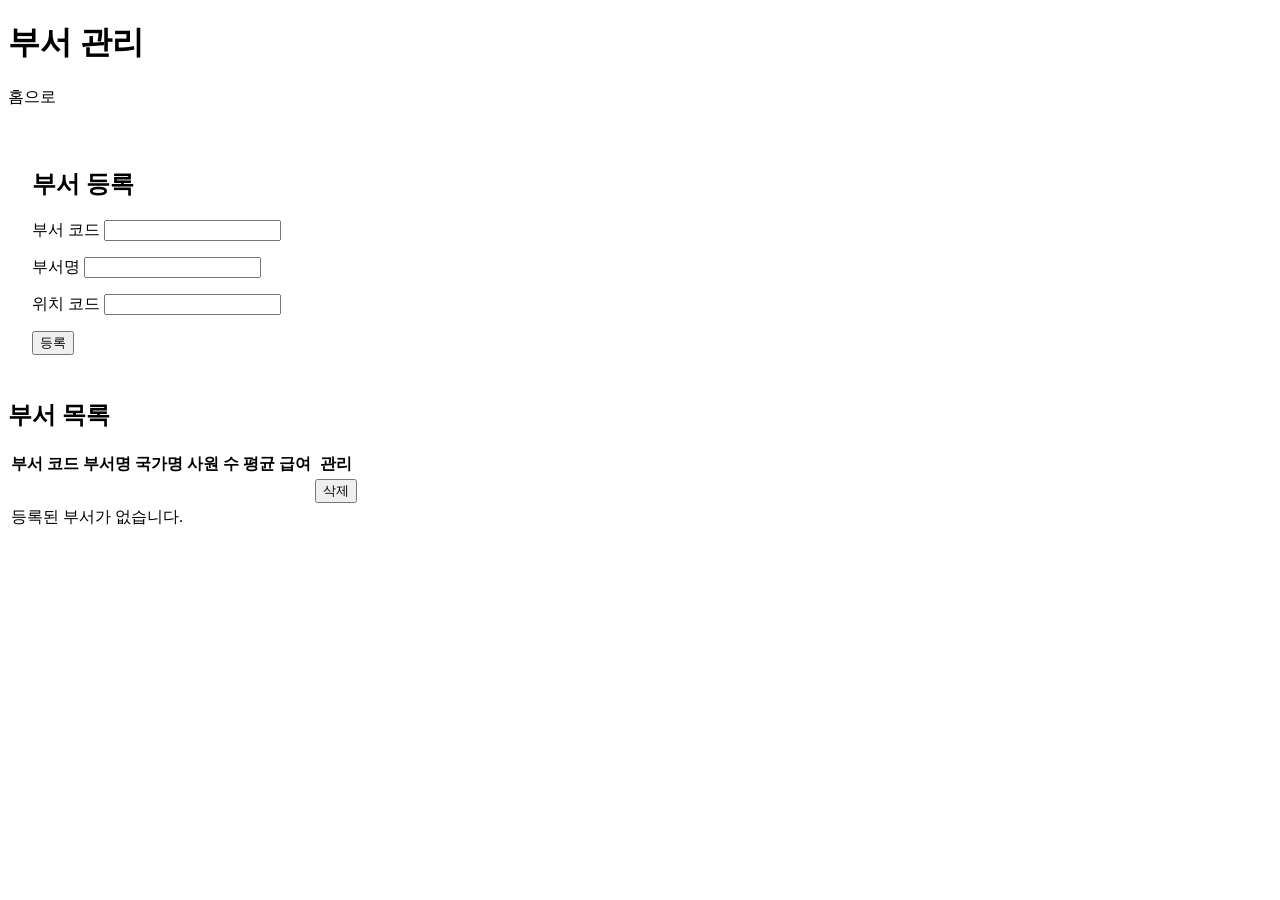
<file: test/src/main/resources/templates/depts.html>
<!DOCTYPE html>
<html lang="ko" xmlns:th="http://www.thymeleaf.org">
<head>
    <meta charset="UTF-8">
    <meta name="viewport"
          content="width=device-width, initial-scale=1">

    <title>부서 관리</title>

    <link rel="stylesheet" th:href="@{/css/basic.css}">
    <link rel="stylesheet" th:href="@{/css/component.css}">
    <link rel="stylesheet" th:href="@{/css/app-shell.css}">
    <link rel="stylesheet" th:href="@{/css/hr.css}">
</head>
<body>

<main class="app-main container">

    <div class="page-head">
        <h1>부서 관리</h1>

        <a class="btn btn--secondary" th:href="@{/}">
            홈으로
        </a>
    </div>

    <!-- 등록·삭제 성공 메시지 -->
    <p th:if="${msg != null}"
       th:text="${msg}"
       role="status"
       style="color: green;"></p>

    <!-- 오류 메시지 -->
    <p th:if="${error != null}"
       th:text="${error}"
       role="alert"
       style="color: red;"></p>

    <!-- 부서 등록 -->
    <section class="card" style="padding: 24px;">
        <h2>부서 등록</h2>

        <form th:action="@{/depts}" method="post">

            <p>
                <label for="deptId">부서 코드</label>
                <input class="input"
                       id="deptId"
                       name="deptId"
                       type="text"
                       maxlength="2"
                       required>
            </p>

            <p>
                <label for="deptTitle">부서명</label>
                <input class="input"
                       id="deptTitle"
                       name="deptTitle"
                       type="text"
                       maxlength="35"
                       required>
            </p>

            <p>
                <label for="locationId">위치 코드</label>
                <input class="input"
                       id="locationId"
                       name="locationId"
                       type="text"
                       maxlength="2"
                       required>
            </p>

            <button class="btn btn--primary" type="submit">
                등록
            </button>

        </form>
    </section>

    <!-- 부서 목록 -->
    <section class="mt-6">
        <h2>부서 목록</h2>

        <table class="table">
            <thead>
            <tr>
                <th>부서 코드</th>
                <th>부서명</th>
                <th>국가명</th>
                <th>사원 수</th>
                <th>평균 급여</th>
                <th>관리</th>
            </tr>
            </thead>

            <tbody>
            <tr th:each="dept : ${depts}">
                <td th:text="${dept.deptId}"></td>
                <td th:text="${dept.deptTitle}"></td>

                <td th:text="${dept.nationalName != null
                        ? dept.nationalName : '-'}"></td>

                <td th:text="|${dept.cnt}명|"></td>

                <td th:text="${dept.cnt == 0
                        ? '-'
                        : #numbers.formatDecimal(dept.avg, 1, 'COMMA', 0, 'POINT') + '원'}">
                </td>

                <td>
                    <form th:action="@{/depts/{id}/delete(id=${dept.deptId})}"
                        method="post"
                        onsubmit="return confirm('이 부서를 삭제하시겠습니까?');">

                        <button class="btn btn--secondary" type="submit">
                            삭제
                        </button>
                    </form>
                </td>
            </tr>

            <tr th:if="${#lists.isEmpty(depts)}">
                <td colspan="6">등록된 부서가 없습니다.</td>
            </tr>
            </tbody>
        </table>
    </section>

</main>

</body>
</html>
</file>
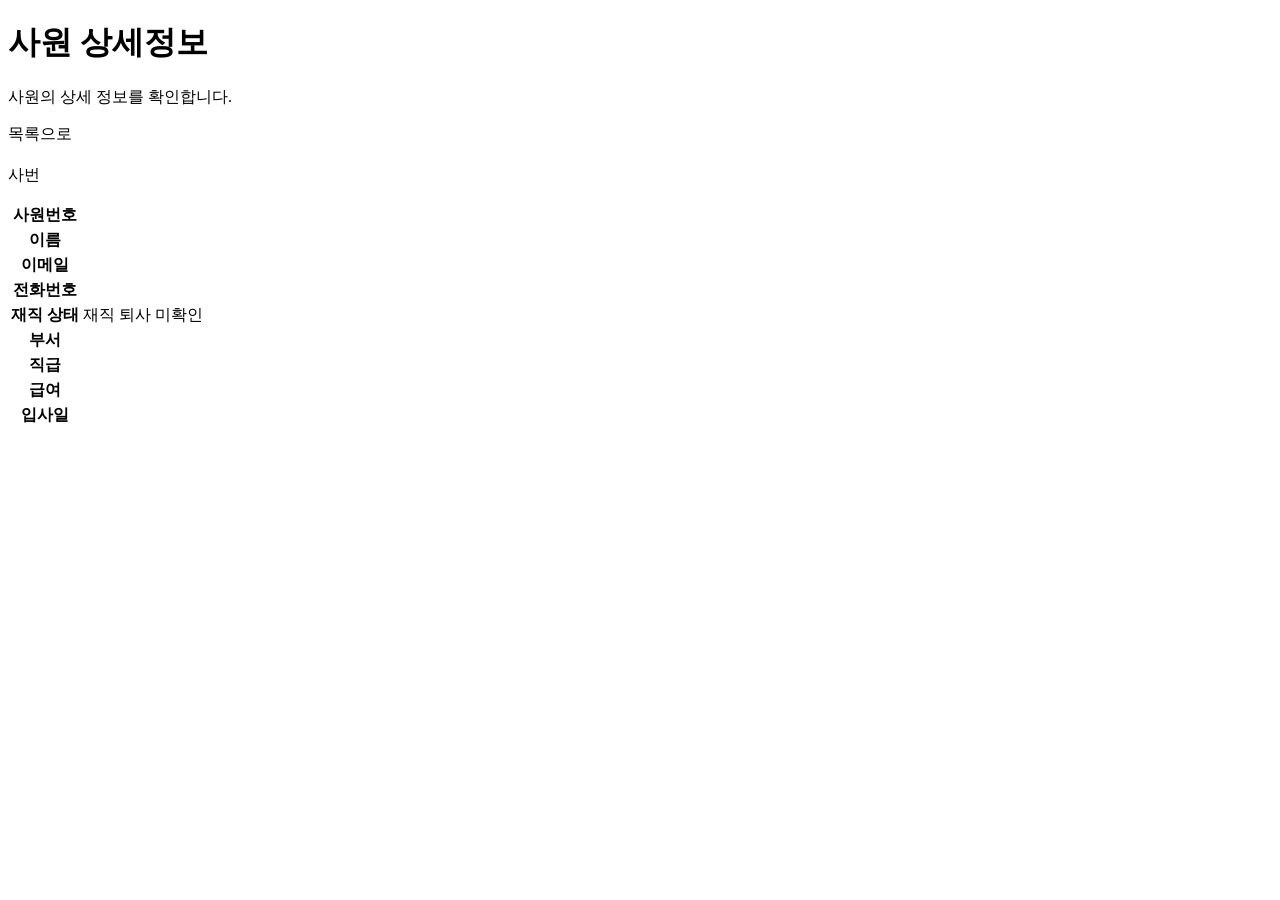
<file: test/src/main/resources/templates/emp-detail.html>
<!DOCTYPE html>
<html xmlns:th="http://www.thymeleaf.org">
<head>
    <meta charset="UTF-8">
    <meta name="viewport" content="width=device-width, initial-scale=1">

    <title>사원 상세</title>

    <link rel="stylesheet" th:href="@{/css/basic.css}">
    <link rel="stylesheet" th:href="@{/css/component.css}">
    <link rel="stylesheet" th:href="@{/css/app-shell.css}">
    <link rel="stylesheet" th:href="@{/css/hr.css}">
</head>
<body>

<main class="app-main container">

    <div class="page-head">
        <div>
            <h1>사원 상세정보</h1>
            <p>사원의 상세 정보를 확인합니다.</p>
        </div>

        <a class="btn btn--secondary"
           th:href="@{/emps}">
            목록으로
        </a>
    </div>


    <div class="card"
         style="padding: var(--space-6)">

        <div class="profile">

            <span class="avatar"
                  th:text="${#strings.substring(emp.empName, 0, 1)}">
            </span>

            <div>

                <h2 th:text="${emp.empName}"></h2>

                <p class="muted">
                    사번
                    <span th:text="${emp.empId}"></span>
                </p>

            </div>

        </div>

    </div>


    <div class="card mt-6"
         style="padding: var(--space-6)">

        <table class="info-table">

            <tr>
                <th>사원번호</th>
                <td th:text="${emp.empId}"></td>
            </tr>

            <tr>
                <th>이름</th>
                <td th:text="${emp.empName}"></td>
            </tr>

            <tr>
                <th>이메일</th>
                <td th:text="${emp.email}"></td>
            </tr>
            <tr>
                <th>전화번호</th>
                <td th:text="${#strings.isEmpty(emp.phone) ? '-' : emp.phone}">
                </td>
            </tr>

            <tr>
                <th>재직 상태</th>
            <td>
                <span th:if="${emp.active}"
                    class="badge badge--success">
                    재직
                </span>

                <span th:if="${emp.entYn != null
                        and #strings.equalsIgnoreCase(emp.entYn, 'Y')}"
                    class="badge badge--danger">
                    퇴사
                </span>

                <span th:if="${emp.entYn == null
                        or (!#strings.equalsIgnoreCase(emp.entYn, 'N')
                        and !#strings.equalsIgnoreCase(emp.entYn, 'Y'))}"
                    class="badge">
                    미확인
                </span>
                </td>
            </tr>

            <tr>
                <th>부서</th>
                <td th:text="${emp.deptId}"></td>
            </tr>

            <tr>
                <th>직급</th>
                <td th:text="${emp.jobCode}"></td>
            </tr>

            <tr>
                <th>급여</th>
                <td th:text="${emp.salary}"></td>
            </tr>

            <tr>
                <th>입사일</th>
                <td th:text="${emp.hireDate}"></td>
            </tr>

        </table>

    </div>

</main>

</body>
</html>
</file>
<file: hr/css/basic.css>
/* =============================================================================
 * basic.css  —  도서대여시스템 디자인 템플릿 (기본 서식)
 * -----------------------------------------------------------------------------
 * Apple(apple.com)의 디자인 언어를 참조한 "기본 뼈대" 스타일입니다.
 *   - 넓은 여백, 얇은 hairline 경계선, 부드러운 그림자, 큰 제목과 촘촘한 자간
 *   - 색은 최소한(무채색 + 파란 accent 하나), 12~18px 둥근 모서리
 *   - 시스템 폰트 우선(한글은 'Apple SD Gothic Neo' / '맑은 고딕' 으로 대체)
 *
 * 이 파일에 들어있는 것: 디자인 토큰(변수) · 리셋 · 타이포그래피 · 레이아웃 ·
 *   버튼 · 폼 · 카드 · 배지 · 테이블 · 헤더/푸터 · 유틸리티 클래스
 * 컴포넌트(캐러셀·별점·모달 등)는 component.css / component.js 에 있습니다.
 *
 * 사용법 (스프링 static/ 기준 절대경로)
 *   <link rel="stylesheet" href="/css/basic.css">
 *   <link rel="stylesheet" href="/css/component.css">
 *   <script src="/js/component.js" defer></script>
 *
 * 다크 모드
 *   자동: 사용자 OS 설정(prefers-color-scheme)을 따라감
 *   수동: <html data-theme="dark"> 또는 data-theme="light" 로 고정
 *        (component.js 의 UI.theme.toggle() 로 전환 가능)
 * ========================================================================== */

/* -----------------------------------------------------------------------------
 * 1. 디자인 토큰 (CSS 변수)  —  색/간격/타이포/그림자를 여기서 한 번에 관리
 * -------------------------------------------------------------------------- */
:root {
  /* --- 브랜드 & 강조색 --- */
  --color-accent: #0071e3;            /* Apple blue. 링크·주요 버튼 */
  --color-accent-hover: #0077ed;
  --color-accent-press: #006edb;
  --color-accent-soft: #e8f1fd;       /* accent 배경(연한) */

  /* --- 무채색 팔레트 (라이트) --- */
  --color-bg: #ffffff;                /* 페이지 배경 */
  --color-bg-elevated: #ffffff;       /* 카드·패널 배경 */
  --color-bg-subtle: #f5f5f7;         /* 섹션 구분용 옅은 배경 (Apple의 회색) */
  --color-bg-sunken: #fafafc;
  --color-text: #1d1d1f;             /* 본문 (거의 검정) */
  --color-text-secondary: #6e6e73;   /* 보조 텍스트 */
  --color-text-tertiary: #86868b;    /* 캡션·placeholder */
  --color-border: rgba(0, 0, 0, 0.10);      /* hairline 경계선 */
  --color-border-strong: rgba(0, 0, 0, 0.18);
  --color-overlay: rgba(0, 0, 0, 0.45);     /* 모달 뒷 배경 */

  /* --- 시맨틱 색 (상태) --- */
  --color-success: #1a7f37;
  --color-success-soft: #e6f4ea;
  --color-warning: #9a6700;
  --color-warning-soft: #fff4d6;
  --color-danger: #d70015;
  --color-danger-soft: #ffe9e8;
  --color-star: #ff9f0a;             /* 별점 채움색 */

  /* --- 타이포그래피 --- */
  --font-sans: -apple-system, BlinkMacSystemFont, "SF Pro Text", "SF Pro Display",
               "Helvetica Neue", "Apple SD Gothic Neo", "Malgun Gothic",
               "맑은 고딕", "Noto Sans KR", sans-serif;
  --font-mono: "SF Mono", "JetBrains Mono", "D2Coding", Consolas, monospace;

  --text-xs: 0.75rem;    /* 12px */
  --text-sm: 0.8125rem;  /* 13px */
  --text-base: 1rem;     /* 17px 기준으로 보이도록 아래 body에서 조정 */
  --text-lg: 1.1875rem;  /* 19px */
  --text-xl: 1.5rem;     /* 24px */
  --text-2xl: 2rem;      /* 32px */
  --text-3xl: 2.75rem;   /* 44px */
  --text-4xl: 3.5rem;    /* 56px  hero headline */

  --leading-tight: 1.1;
  --leading-snug: 1.25;
  --leading-normal: 1.55;
  --tracking-tight: -0.022em;   /* 큰 제목에 촘촘한 자간(Apple 느낌) */
  --tracking-normal: -0.01em;

  /* --- 간격 스케일 (4px 기준) --- */
  --space-1: 0.25rem;
  --space-2: 0.5rem;
  --space-3: 0.75rem;
  --space-4: 1rem;
  --space-5: 1.5rem;
  --space-6: 2rem;
  --space-7: 3rem;
  --space-8: 4rem;
  --space-9: 6rem;

  /* --- 둥근 모서리 --- */
  --radius-sm: 8px;
  --radius-md: 12px;
  --radius-lg: 18px;
  --radius-xl: 28px;
  --radius-pill: 980px;   /* Apple의 알약형 버튼 */
  --radius-circle: 50%;

  /* --- 그림자 (아주 옅게) --- */
  --shadow-sm: 0 1px 2px rgba(0, 0, 0, 0.06), 0 1px 3px rgba(0, 0, 0, 0.05);
  --shadow-md: 0 4px 16px rgba(0, 0, 0, 0.08);
  --shadow-lg: 0 12px 40px rgba(0, 0, 0, 0.14);

  /* --- 모션 --- */
  --ease: cubic-bezier(0.4, 0, 0.2, 1);
  --ease-out: cubic-bezier(0.16, 1, 0.3, 1);   /* Apple의 감속 곡선 */
  --duration-fast: 0.15s;
  --duration: 0.28s;
  --duration-slow: 0.5s;

  /* --- 레이아웃 --- */
  --container: 1024px;       /* Apple의 본문 폭과 비슷 */
  --container-wide: 1200px;
  --container-narrow: 720px;
  --header-height: 48px;
  --z-header: 1000;
  --z-dropdown: 1100;
  --z-modal: 1200;
  --z-toast: 1300;
}

/* 다크 모드 — 자동(OS) */
@media (prefers-color-scheme: dark) {
  :root:not([data-theme="light"]) {
    --color-bg: #000000;
    --color-bg-elevated: #1c1c1e;
    --color-bg-subtle: #161617;
    --color-bg-sunken: #0a0a0a;
    --color-text: #f5f5f7;
    --color-text-secondary: #a1a1a6;
    --color-text-tertiary: #86868b;
    --color-border: rgba(255, 255, 255, 0.12);
    --color-border-strong: rgba(255, 255, 255, 0.22);
    --color-overlay: rgba(0, 0, 0, 0.6);
    --color-accent-soft: #10233a;
    --color-success-soft: #10261a;
    --color-warning-soft: #2a2210;
    --color-danger-soft: #2a1414;
    --shadow-sm: 0 1px 2px rgba(0, 0, 0, 0.5);
    --shadow-md: 0 4px 16px rgba(0, 0, 0, 0.55);
    --shadow-lg: 0 12px 40px rgba(0, 0, 0, 0.65);
  }
}

/* 다크 모드 — 수동 고정 (<html data-theme="dark">) */
:root[data-theme="dark"] {
  --color-bg: #000000;
  --color-bg-elevated: #1c1c1e;
  --color-bg-subtle: #161617;
  --color-bg-sunken: #0a0a0a;
  --color-text: #f5f5f7;
  --color-text-secondary: #a1a1a6;
  --color-text-tertiary: #86868b;
  --color-border: rgba(255, 255, 255, 0.12);
  --color-border-strong: rgba(255, 255, 255, 0.22);
  --color-overlay: rgba(0, 0, 0, 0.6);
  --color-accent-soft: #10233a;
  --color-success-soft: #10261a;
  --color-warning-soft: #2a2210;
  --color-danger-soft: #2a1414;
  --shadow-sm: 0 1px 2px rgba(0, 0, 0, 0.5);
  --shadow-md: 0 4px 16px rgba(0, 0, 0, 0.55);
  --shadow-lg: 0 12px 40px rgba(0, 0, 0, 0.65);
}

/* -----------------------------------------------------------------------------
 * 2. 리셋  —  브라우저 기본 스타일 정리 (최소한만)
 * -------------------------------------------------------------------------- */
*, *::before, *::after { box-sizing: border-box; }
* { margin: 0; }

html {
  -webkit-text-size-adjust: 100%;
  scroll-behavior: smooth;
  scroll-padding-top: calc(var(--header-height) + var(--space-4));
}

body {
  font-family: var(--font-sans);
  font-size: 17px;                 /* Apple 본문 크기 */
  line-height: var(--leading-normal);
  letter-spacing: var(--tracking-normal);
  color: var(--color-text);
  background: var(--color-bg);
  -webkit-font-smoothing: antialiased;
  -moz-osx-font-smoothing: grayscale;
  text-rendering: optimizeLegibility;
}

img, picture, video, canvas, svg { display: block; max-width: 100%; }
input, button, textarea, select { font: inherit; color: inherit; }
button { cursor: pointer; background: none; border: none; }
ul, ol { list-style: none; padding: 0; }
a { color: var(--color-accent); text-decoration: none; }
a:hover { text-decoration: underline; }

:focus-visible {
  outline: 3px solid var(--color-accent);
  outline-offset: 2px;
  border-radius: var(--radius-sm);
}

@media (prefers-reduced-motion: reduce) {
  *, *::before, *::after {
    animation-duration: 0.001ms !important;
    transition-duration: 0.001ms !important;
    scroll-behavior: auto !important;
  }
}

/* -----------------------------------------------------------------------------
 * 3. 타이포그래피
 * -------------------------------------------------------------------------- */
h1, h2, h3, h4 {
  line-height: var(--leading-tight);
  letter-spacing: var(--tracking-tight);
  font-weight: 700;
  color: var(--color-text);
}
h1 { font-size: var(--text-3xl); }
h2 { font-size: var(--text-2xl); }
h3 { font-size: var(--text-xl); }
h4 { font-size: var(--text-lg); letter-spacing: var(--tracking-normal); }
p  { line-height: var(--leading-normal); }
small { font-size: var(--text-sm); }

/* Hero용 초대형 제목 : <h1 class="display">...</h1> */
.display {
  font-size: clamp(2.25rem, 6vw, var(--text-4xl));
  font-weight: 700;
  line-height: 1.05;
  letter-spacing: -0.03em;
}

/* 섹션 위에 얹는 작은 라벨 : <p class="eyebrow">신간</p> */
.eyebrow {
  font-size: var(--text-sm);
  font-weight: 600;
  letter-spacing: 0.02em;
  text-transform: uppercase;
  color: var(--color-accent);
}

.lead { font-size: var(--text-lg); color: var(--color-text-secondary); }
.muted { color: var(--color-text-secondary); }
.text-center { text-align: center; }
.text-balance { text-wrap: balance; }

/* 링크에 화살표가 따라오는 Apple 스타일 : <a class="link-arrow" href="#">더 보기</a> */
.link-arrow::after {
  content: " ›";
  transition: transform var(--duration-fast) var(--ease);
  display: inline-block;
}
.link-arrow:hover { text-decoration: none; }
.link-arrow:hover::after { transform: translateX(3px); }

/* -----------------------------------------------------------------------------
 * 4. 레이아웃  —  container / section / grid / stack
 * -------------------------------------------------------------------------- */
.container {
  width: 100%;
  max-width: var(--container);
  margin-inline: auto;
  padding-inline: var(--space-5);
}
.container--wide { max-width: var(--container-wide); }
.container--narrow { max-width: var(--container-narrow); }

/* 세로 리듬을 주는 섹션 */
.section { padding-block: var(--space-9); }
.section--tight { padding-block: var(--space-7); }
.section--subtle { background: var(--color-bg-subtle); }

/* 자식들을 세로로 쌓고 일정 간격 : <div class="stack" style="--gap: var(--space-3)"> */
.stack { display: flex; flex-direction: column; gap: var(--gap, var(--space-4)); }
.row   { display: flex; align-items: center; gap: var(--gap, var(--space-3)); flex-wrap: wrap; }
.row--between { justify-content: space-between; }
.spacer { flex: 1; }

/* 반응형 카드 그리드 : <div class="grid grid--cards"> ... </div> */
.grid { display: grid; gap: var(--space-5); }
.grid--cards { grid-template-columns: repeat(auto-fill, minmax(240px, 1fr)); }
.grid--2 { grid-template-columns: repeat(2, 1fr); }
.grid--3 { grid-template-columns: repeat(3, 1fr); }
@media (max-width: 768px) {
  .grid--2, .grid--3 { grid-template-columns: 1fr; }
}

.divider { height: 1px; background: var(--color-border); border: 0; margin-block: var(--space-6); }

/* -----------------------------------------------------------------------------
 * 5. 버튼  —  .btn (기본) + 변형 modifier
 *    <button class="btn btn--primary">대여하기</button>
 *    <a class="btn btn--secondary btn--sm" href="#">상세</a>
 * -------------------------------------------------------------------------- */
.btn {
  display: inline-flex;
  align-items: center;
  justify-content: center;
  gap: var(--space-2);
  padding: 0.7em 1.4em;
  font-size: var(--text-base);
  font-weight: 500;
  line-height: 1;
  border-radius: var(--radius-pill);
  border: 1px solid transparent;
  color: var(--color-text);
  background: var(--color-bg-subtle);
  transition: background var(--duration-fast) var(--ease),
              transform var(--duration-fast) var(--ease),
              border-color var(--duration-fast) var(--ease),
              opacity var(--duration-fast) var(--ease);
  white-space: nowrap;
  user-select: none;
}
.btn:hover { text-decoration: none; }
.btn:active { transform: scale(0.97); }
.btn:disabled, .btn[aria-disabled="true"] { opacity: 0.4; pointer-events: none; }

.btn--primary { background: var(--color-accent); color: #fff; }
.btn--primary:hover { background: var(--color-accent-hover); }
.btn--primary:active { background: var(--color-accent-press); }

.btn--secondary { background: transparent; border-color: var(--color-border-strong); }
.btn--secondary:hover { background: var(--color-bg-subtle); }

.btn--ghost { background: transparent; color: var(--color-accent); padding-inline: 0.6em; }
.btn--ghost:hover { background: var(--color-accent-soft); }

.btn--danger { background: var(--color-danger); color: #fff; }

.btn--sm { padding: 0.5em 1em; font-size: var(--text-sm); }
.btn--lg { padding: 0.85em 1.8em; font-size: var(--text-lg); }
.btn--block { display: flex; width: 100%; }
.btn--icon { padding: 0.6em; aspect-ratio: 1; border-radius: var(--radius-circle); }

/* -----------------------------------------------------------------------------
 * 6. 폼  —  .field 로 라벨+입력+도움말을 묶습니다
 *    <div class="field">
 *      <label class="label" for="q">검색어</label>
 *      <input class="input" id="q" type="text" placeholder="책 제목">
 *      <p class="form-hint">두 글자 이상 입력하세요.</p>
 *    </div>
 * -------------------------------------------------------------------------- */
.field { display: flex; flex-direction: column; gap: var(--space-2); }
.label { font-size: var(--text-sm); font-weight: 600; color: var(--color-text-secondary); }

.input, .select, .textarea {
  width: 100%;
  padding: 0.7em 0.9em;
  font-size: var(--text-base);
  color: var(--color-text);
  background: var(--color-bg-elevated);
  border: 1px solid var(--color-border-strong);
  border-radius: var(--radius-md);
  transition: border-color var(--duration-fast) var(--ease),
              box-shadow var(--duration-fast) var(--ease);
}
.input::placeholder, .textarea::placeholder { color: var(--color-text-tertiary); }
.input:focus, .select:focus, .textarea:focus {
  outline: none;
  border-color: var(--color-accent);
  box-shadow: 0 0 0 4px var(--color-accent-soft);
}
.textarea { min-height: 7em; resize: vertical; }
.select {
  appearance: none;
  background-image: url("data:image/svg+xml,%3Csvg xmlns='http://www.w3.org/2000/svg' width='12' height='8' viewBox='0 0 12 8'%3E%3Cpath fill='%2386868b' d='M1 1l5 5 5-5'/%3E%3C/svg%3E");
  background-repeat: no-repeat;
  background-position: right 0.9em center;
  padding-right: 2.4em;
}

/* 입력 옆에 붙는 아이콘/버튼 그룹 : <div class="input-group"> <input> <button> </div> */
.input-group { display: flex; gap: var(--space-2); }
.input-group .input { flex: 1; }

/* 유효성 상태 */
.field--error .input,
.field--error .select,
.field--error .textarea { border-color: var(--color-danger); }
.field--error .form-hint { color: var(--color-danger); }
.form-hint { font-size: var(--text-sm); color: var(--color-text-tertiary); }

/* 체크박스 / 라디오 : <label class="check"><input type="checkbox"><span>동의</span></label> */
.check { display: inline-flex; align-items: center; gap: var(--space-2); cursor: pointer; }
.check input { width: 1.15em; height: 1.15em; accent-color: var(--color-accent); }

/* -----------------------------------------------------------------------------
 * 7. 카드
 *    <article class="card">
 *      <img class="card__media" src="..." alt="">
 *      <div class="card__body"> ... </div>
 *    </article>
 * -------------------------------------------------------------------------- */
.card {
  display: flex;
  flex-direction: column;
  background: var(--color-bg-elevated);
  border: 1px solid var(--color-border);
  border-radius: var(--radius-lg);
  overflow: hidden;
  transition: transform var(--duration) var(--ease-out),
              box-shadow var(--duration) var(--ease-out);
}
.card--hover:hover { transform: translateY(-4px); box-shadow: var(--shadow-lg); }
.card__media { width: 100%; aspect-ratio: 3 / 4; object-fit: cover; background: var(--color-bg-subtle); }
.card__body { display: flex; flex-direction: column; gap: var(--space-2); padding: var(--space-4); }
.card__title { font-size: var(--text-lg); font-weight: 600; letter-spacing: var(--tracking-normal); }
.card__meta { font-size: var(--text-sm); color: var(--color-text-secondary); }
.card__footer { margin-top: auto; padding-top: var(--space-3); }

/* -----------------------------------------------------------------------------
 * 8. 배지 / 칩 / 태그
 *    <span class="badge">신간</span>
 *    <span class="badge badge--success">대여가능</span>
 * -------------------------------------------------------------------------- */
.badge {
  display: inline-flex;
  align-items: center;
  gap: 0.35em;
  padding: 0.3em 0.7em;
  font-size: var(--text-xs);
  font-weight: 600;
  line-height: 1;
  border-radius: var(--radius-pill);
  background: var(--color-bg-subtle);
  color: var(--color-text-secondary);
}
.badge--accent  { background: var(--color-accent-soft); color: var(--color-accent); }
.badge--success { background: var(--color-success-soft); color: var(--color-success); }
.badge--warning { background: var(--color-warning-soft); color: var(--color-warning); }
.badge--danger  { background: var(--color-danger-soft); color: var(--color-danger); }
.badge--dot::before {
  content: ""; width: 6px; height: 6px; border-radius: 50%;
  background: currentColor; display: inline-block;
}

/* -----------------------------------------------------------------------------
 * 9. 테이블
 * -------------------------------------------------------------------------- */
.table { width: 100%; border-collapse: collapse; font-size: var(--text-base); }
.table th, .table td {
  text-align: left;
  padding: var(--space-3) var(--space-4);
  border-bottom: 1px solid var(--color-border);
}
.table th { font-size: var(--text-sm); font-weight: 600; color: var(--color-text-secondary); }
.table tbody tr { transition: background var(--duration-fast) var(--ease); }
.table tbody tr:hover { background: var(--color-bg-subtle); }
.table--striped tbody tr:nth-child(even) { background: var(--color-bg-sunken); }

/* -----------------------------------------------------------------------------
 * 10. 헤더 / 푸터  —  Apple의 반투명(frosted glass) 고정 헤더
 *     <header class="site-header"> <div class="site-header__inner container"> ... </div> </header>
 * -------------------------------------------------------------------------- */
.site-header {
  position: sticky;
  top: 0;
  z-index: var(--z-header);
  background: var(--color-bg);   /* color-mix 미지원 브라우저용 fallback */
  background: color-mix(in srgb, var(--color-bg) 72%, transparent);
  backdrop-filter: saturate(180%) blur(20px);
  -webkit-backdrop-filter: saturate(180%) blur(20px);
  border-bottom: 1px solid var(--color-border);
}
.site-header__inner {
  height: var(--header-height);
  display: flex;
  align-items: center;
  gap: var(--space-5);
}
.site-header__brand { font-weight: 600; font-size: var(--text-base); letter-spacing: var(--tracking-normal); color: var(--color-text); }
.site-nav { display: flex; gap: var(--space-5); }
.site-nav a { color: var(--color-text-secondary); font-size: var(--text-sm); }
.site-nav a:hover { color: var(--color-text); text-decoration: none; }
.site-nav a[aria-current="page"] { color: var(--color-text); font-weight: 600; }

.site-footer {
  padding-block: var(--space-7);
  background: var(--color-bg-subtle);
  border-top: 1px solid var(--color-border);
  font-size: var(--text-sm);
  color: var(--color-text-secondary);
}

/* -----------------------------------------------------------------------------
 * 11. Hero 섹션 (Apple 스타일 : 큰 제목 + 중앙 정렬 + 넉넉한 여백)
 * -------------------------------------------------------------------------- */
.hero {
  text-align: center;
  padding-block: var(--space-9) var(--space-8);
}
.hero .display { margin-bottom: var(--space-4); }
.hero .lead { max-width: 40ch; margin-inline: auto; margin-bottom: var(--space-5); }
.hero__actions { display: flex; gap: var(--space-3); justify-content: center; flex-wrap: wrap; }

/* -----------------------------------------------------------------------------
 * 12. 유틸리티
 * -------------------------------------------------------------------------- */
.visually-hidden {
  position: absolute !important;
  width: 1px; height: 1px;
  padding: 0; margin: -1px;
  overflow: hidden; clip: rect(0 0 0 0);
  white-space: nowrap; border: 0;
}
.mt-0 { margin-top: 0; }      .mt-4 { margin-top: var(--space-4); }
.mt-6 { margin-top: var(--space-6); }  .mt-8 { margin-top: var(--space-8); }
.mb-4 { margin-bottom: var(--space-4); }
.rounded  { border-radius: var(--radius-md); }
.shadow   { box-shadow: var(--shadow-md); }
.full-width { width: 100%; }
.hide { display: none !important; }
@media (max-width: 768px) { .hide-mobile { display: none !important; } }
@media (min-width: 769px) { .hide-desktop { display: none !important; } }
</file>
<file: hr/css/component.css>
/* =============================================================================
 * component.css  —  도서대여시스템 디자인 템플릿 (UI 컴포넌트 스타일)
 * -----------------------------------------------------------------------------
 * basic.css 의 디자인 토큰(--color-*, --space-*, --radius-* ...)을 사용합니다.
 * 동작(열고 닫기, 슬라이드 등)은 component.js 가 담당하며, 이 파일은 "모양"만 정의합니다.
 *
 * 각 컴포넌트마다 [사용법] 주석으로 HTML 구조와 초기화 방법을 적어두었습니다.
 * component.js 를 defer 로 불러오면 data-* 속성이 붙은 컴포넌트는 자동 초기화됩니다.
 *
 * 목차
 *   1. 캐러셀 (carousel)
 *   2. 별점 (rating)          - 표시용 / 입력용
 *   3. 토글 스위치 (switch)
 *   4. 모달 (modal)
 *   5. 아코디언 (accordion)
 *   6. 탭 (tabs)
 *   7. 드롭다운 (dropdown)
 *   8. 툴팁 (tooltip)          - CSS 전용
 *   9. 토스트 (toast)
 *   10. 페이지네이션 (pagination)
 *   11. 브레드크럼 (breadcrumb)
 *   12. 프로그레스 바 (progress)
 *   13. 스켈레톤 (skeleton)
 *   14. 아바타 (avatar)
 *   15. 알림 배너 (alert)      - 서버가 렌더링하는 처리 결과/안내
 *   16. 빈 상태 (empty-state)  - 목록/검색 결과가 0건일 때
 * ========================================================================== */

/* =============================================================================
 * 1. 캐러셀 (carousel)
 * -----------------------------------------------------------------------------
 * [사용법]
 * <div class="carousel" data-carousel data-autoplay="4000" data-loop>
 *   <div class="carousel__viewport">
 *     <ul class="carousel__track">
 *       <li class="carousel__slide"> ...슬라이드 1... </li>
 *       <li class="carousel__slide"> ...슬라이드 2... </li>
 *     </ul>
 *   </div>
 *   <button type="button" class="carousel__arrow carousel__arrow--prev" aria-label="이전">‹</button>
 *   <button type="button" class="carousel__arrow carousel__arrow--next" aria-label="다음">›</button>
 *   <div class="carousel__dots" aria-label="슬라이드 이동"></div>  <!-- 점은 JS가 채움 -->
 * </div>
 *
 * 옵션(data 속성) : data-autoplay="ms"(자동재생 간격), data-loop(무한순환),
 *                   data-per-view="1"(한 화면에 보일 슬라이드 수)
 * 좌우 스와이프(터치)와 화살표/키보드 지원.
 * ========================================================================== */
.carousel { position: relative; }
.carousel__viewport { position: relative; overflow: hidden; border-radius: var(--radius-lg); }
.carousel__track {
  display: flex;
  margin: 0;
  transition: transform var(--duration-slow) var(--ease-out);
  will-change: transform;
}
.carousel__slide {
  flex: 0 0 calc(100% / var(--per-view, 1));
  min-width: 0;
}
.carousel__arrow {
  position: absolute;
  top: 50%;
  transform: translateY(-50%);
  width: 44px; height: 44px;
  display: grid; place-items: center;
  appearance: none; -webkit-appearance: none;   /* 네이티브 버튼 렌더링이 grid 세로정렬을 덮어쓰는 것 방지 */
  padding: 0;
  font-size: 1.5rem; line-height: 1;
  color: var(--color-text);
  background: var(--color-bg-elevated);   /* color-mix 미지원 fallback */
  background: color-mix(in srgb, var(--color-bg) 70%, transparent);
  backdrop-filter: blur(8px);
  -webkit-backdrop-filter: blur(8px);
  border: 1px solid var(--color-border);
  border-radius: var(--radius-circle);
  box-shadow: var(--shadow-sm);
  transition: background var(--duration-fast) var(--ease), opacity var(--duration-fast) var(--ease);
}
.carousel__arrow:hover { background: var(--color-bg-elevated); }
.carousel__arrow--prev { left: var(--space-3); }
.carousel__arrow--next { right: var(--space-3); }
.carousel__arrow[disabled] { opacity: 0.25; pointer-events: none; }

.carousel__dots {
  display: flex;
  gap: var(--space-2);
  justify-content: center;
  margin-top: var(--space-4);
}
.carousel__dot {
  width: 8px; height: 8px;
  border-radius: var(--radius-circle);
  background: var(--color-border-strong);
  transition: transform var(--duration-fast) var(--ease), background var(--duration-fast) var(--ease);
}
.carousel__dot[aria-current="true"] {
  background: var(--color-accent);
  transform: scale(1.35);
}

/* =============================================================================
 * 2. 별점 (rating)
 * -----------------------------------------------------------------------------
 * (A) 표시 전용 — 점수만 보여줄 때. JS 불필요.
 * <span class="rating" style="--rate: 3.5" aria-label="별점 3.5점"></span>
 *   --rate 값(0~5)만큼 노란 별이 채워집니다. 0.5 단위 소수 가능.
 *
 * (B) 입력용 — 사용자가 클릭해서 점수를 매길 때. component.js 가 초기화.
 * <div class="rating-input" data-rating-input>
 *   <input type="radio" name="score" value="1" id="s1"><label for="s1" aria-label="1점">★</label>
 *   ... value 2~5 까지 반복 ...
 *   (또는 라디오 없이 <div class="rating-input" data-rating-input data-name="score"></div>
 *    형태로 두면 JS가 별 5개와 hidden input 을 생성)
 * </div>
 * ========================================================================== */
.rating {
  --size: 1.1em;
  display: inline-block;
  position: relative;
  width: calc(var(--size) * 5);
  height: var(--size);
  font-size: var(--size);
  line-height: 1;
  vertical-align: middle;
}
.rating::before,
.rating::after {
  content: "★★★★★";
  position: absolute;
  inset: 0;
  letter-spacing: 0.05em;
  font-family: Arial, sans-serif; /* 별 글리프 폭 고정 */
}
.rating::before { color: var(--color-border-strong); }        /* 빈 별 */
.rating::after {
  color: var(--color-star);                                   /* 채운 별 */
  width: calc(var(--rate, 0) / 5 * 100%);
  overflow: hidden;
  white-space: nowrap;
}

.rating-input {
  display: inline-flex;
  flex-direction: row-reverse;   /* CSS 형제 선택자로 hover 채우기 구현 */
  gap: 0.1em;
  font-size: 1.6rem;
  line-height: 1;
}
.rating-input input { position: absolute; opacity: 0; pointer-events: none; }
.rating-input label {
  color: var(--color-border-strong);
  cursor: pointer;
  transition: color var(--duration-fast) var(--ease), transform var(--duration-fast) var(--ease);
}
.rating-input label:hover { transform: scale(1.15); }
/* 마우스를 올린 별 + 그 왼쪽(형제) 별까지 채움 — hover 미리보기 */
.rating-input label:hover,
.rating-input label:hover ~ label { color: var(--color-star); }
/* hover 중이 아닐 때는 선택된(checked) 값까지 채움 */
.rating-input:not(:hover) input:checked ~ label { color: var(--color-star); }
.rating-input input:focus-visible + label { outline: 3px solid var(--color-accent); outline-offset: 2px; border-radius: 4px; }

/* =============================================================================
 * 3. 토글 스위치 (switch)
 * -----------------------------------------------------------------------------
 * [사용법]  기본 <input type="checkbox"> 를 감싸기만 하면 됩니다. JS 불필요.
 * <label class="switch">
 *   <input type="checkbox" checked>
 *   <span class="switch__track"><span class="switch__thumb"></span></span>
 *   <span class="switch__label">대여 가능만 보기</span>
 * </label>
 * ========================================================================== */
.switch { display: inline-flex; align-items: center; gap: var(--space-3); cursor: pointer; }
.switch input { position: absolute; opacity: 0; width: 0; height: 0; }
.switch__track {
  position: relative;
  width: 3.1em; height: 1.8em;
  background: var(--color-border-strong);
  border-radius: var(--radius-pill);
  transition: background var(--duration) var(--ease);
  flex-shrink: 0;
}
.switch__thumb {
  position: absolute;
  top: 0.15em; left: 0.15em;
  width: 1.5em; height: 1.5em;
  background: #fff;
  border-radius: var(--radius-circle);
  box-shadow: var(--shadow-sm);
  transition: transform var(--duration) var(--ease-out);
}
.switch input:checked + .switch__track { background: var(--color-success); }
.switch input:checked + .switch__track .switch__thumb { transform: translateX(1.3em); }
.switch input:focus-visible + .switch__track { outline: 3px solid var(--color-accent); outline-offset: 2px; }
.switch__label { font-size: var(--text-base); }

/* =============================================================================
 * 4. 모달 (modal)
 * -----------------------------------------------------------------------------
 * [사용법]
 * <button data-modal-open="book-detail">상세 보기</button>
 *
 * <div class="modal" id="book-detail" data-modal hidden>
 *   <div class="modal__overlay" data-modal-close></div>
 *   <div class="modal__panel" role="dialog" aria-modal="true" tabindex="-1" aria-labelledby="book-detail-title">
 *     <button class="modal__close" type="button" data-modal-close aria-label="닫기">×</button>
 *     <h3 id="book-detail-title" class="modal__title">클린 코드</h3>
 *     <div class="modal__body"> ...내용... </div>
 *     <div class="modal__footer">
 *       <button class="btn btn--secondary" data-modal-close>취소</button>
 *       <button class="btn btn--primary">대여하기</button>
 *     </div>
 *   </div>
 * </div>
 *
 * ESC 키·오버레이 클릭·[data-modal-close] 로 닫힘. 열릴 때 배경 스크롤 잠금 + 포커스 트랩.
 * JS 로 열기: UI.modal.open('book-detail') / 닫기: UI.modal.close('book-detail')
 * ========================================================================== */
.modal {
  position: fixed;
  inset: 0;
  z-index: var(--z-modal);
  display: grid;
  place-items: center;
  padding: var(--space-4);
}
.modal[hidden] { display: none; }
.modal__overlay {
  position: absolute;
  inset: 0;
  background: var(--color-overlay);
  opacity: 0;
  transition: opacity var(--duration) var(--ease);
}
.modal__panel {
  position: relative;
  width: min(560px, 100%);
  max-height: min(80vh, 720px);
  overflow-y: auto;
  background: var(--color-bg-elevated);
  border-radius: var(--radius-xl);
  box-shadow: var(--shadow-lg);
  padding: var(--space-6);
  opacity: 0;
  transform: translateY(12px) scale(0.98);
  transition: opacity var(--duration) var(--ease-out), transform var(--duration) var(--ease-out);
}
.modal.is-open .modal__overlay { opacity: 1; }
.modal.is-open .modal__panel { opacity: 1; transform: none; }
.modal__close {
  position: absolute;
  top: var(--space-3); right: var(--space-3);
  width: 32px; height: 32px;
  display: grid; place-items: center;
  font-size: 1.4rem; line-height: 1;
  color: var(--color-text-secondary);
  border-radius: var(--radius-circle);
  transition: background var(--duration-fast) var(--ease);
}
.modal__close:hover { background: var(--color-bg-subtle); }
.modal__title { margin-bottom: var(--space-3); }
.modal__body { color: var(--color-text-secondary); line-height: var(--leading-normal); }
.modal__footer { display: flex; gap: var(--space-2); justify-content: flex-end; margin-top: var(--space-5); }
body.modal-open { overflow: hidden; }

/* =============================================================================
 * 5. 아코디언 (accordion)
 * -----------------------------------------------------------------------------
 * [사용법]  <details>/<summary> 를 써서 JS 없이도 동작하지만,
 *           data-accordion 을 주면 "한 번에 하나만 열림" + 부드러운 높이 애니메이션.
 * <div class="accordion" data-accordion>
 *   <details class="accordion__item" open>
 *     <summary class="accordion__header">대여 기간은 얼마인가요?<span class="accordion__icon">+</span></summary>
 *     <div class="accordion__body"><p>기본 14일이며 1회 연장 가능합니다.</p></div>
 *   </details>
 *   <details class="accordion__item"> ... </details>
 * </div>
 * ========================================================================== */
.accordion { border: 1px solid var(--color-border); border-radius: var(--radius-lg); overflow: hidden; }
.accordion__item + .accordion__item { border-top: 1px solid var(--color-border); }
.accordion__header {
  display: flex;
  justify-content: space-between;
  align-items: center;
  gap: var(--space-3);
  padding: var(--space-4) var(--space-5);
  font-weight: 600;
  cursor: pointer;
  list-style: none;
  transition: background var(--duration-fast) var(--ease);
}
.accordion__header::-webkit-details-marker { display: none; }
.accordion__header:hover { background: var(--color-bg-subtle); }
.accordion__icon { color: var(--color-text-tertiary); font-size: 1.25rem; transition: transform var(--duration) var(--ease); }
.accordion__item[open] .accordion__icon { transform: rotate(45deg); }
.accordion__body { padding: 0 var(--space-5) var(--space-4); color: var(--color-text-secondary); }

/* =============================================================================
 * 6. 탭 (tabs)
 * -----------------------------------------------------------------------------
 * [사용법]
 * <div class="tabs" data-tabs>
 *   <div class="tabs__list" role="tablist">
 *     <button type="button" class="tabs__tab" role="tab" aria-selected="true"  aria-controls="p1" id="t1">소개</button>
 *     <button type="button" class="tabs__tab" role="tab" aria-selected="false" aria-controls="p2" id="t2">리뷰</button>
 *   </div>
 *   <div class="tabs__panel" role="tabpanel" id="p1" aria-labelledby="t1"> ... </div>
 *   <div class="tabs__panel" role="tabpanel" id="p2" aria-labelledby="t2" hidden> ... </div>
 * </div>
 * 좌우 화살표 키로 탭 이동.
 * ========================================================================== */
.tabs__list {
  display: flex;
  gap: var(--space-1);
  border-bottom: 1px solid var(--color-border);
}
.tabs__tab {
  position: relative;
  padding: var(--space-3) var(--space-4);
  font-size: var(--text-base);
  font-weight: 500;
  color: var(--color-text-secondary);
  transition: color var(--duration-fast) var(--ease);
}
.tabs__tab:hover { color: var(--color-text); }
.tabs__tab[aria-selected="true"] { color: var(--color-text); font-weight: 600; }
.tabs__tab[aria-selected="true"]::after {
  content: "";
  position: absolute;
  left: var(--space-3); right: var(--space-3); bottom: -1px;
  height: 2px;
  background: var(--color-accent);
  border-radius: 2px;
}
.tabs__panel { padding-top: var(--space-4); }
.tabs__panel[hidden] { display: none; }

/* =============================================================================
 * 7. 드롭다운 (dropdown)
 * -----------------------------------------------------------------------------
 * [사용법]
 * <div class="dropdown" data-dropdown>
 *   <button class="btn btn--secondary" type="button" data-dropdown-toggle aria-haspopup="true" aria-expanded="false">
 *     정렬: <span data-dropdown-label>최신순</span> ▾
 *   </button>
 *   <div class="dropdown__menu" role="menu">
 *     <button class="dropdown__item" type="button" role="menuitem" aria-current="true">최신순</button>
 *     <button class="dropdown__item" type="button" role="menuitem">인기순</button>
 *     <button class="dropdown__item" type="button" role="menuitem">평점순</button>
 *   </div>
 * </div>
 * 바깥 클릭·ESC 로 닫힘. 항목을 고르면 [data-dropdown-label] 텍스트가 갱신됩니다.
 * (라벨 자동 갱신을 끄려면 <div class="dropdown" data-dropdown data-dropdown-sync-label="false">)
 * ========================================================================== */
.dropdown { position: relative; display: inline-block; }
.dropdown__menu {
  position: absolute;
  top: calc(100% + var(--space-2));
  left: 0;
  min-width: 180px;
  z-index: var(--z-dropdown);
  padding: var(--space-2);
  background: var(--color-bg-elevated);
  border: 1px solid var(--color-border);
  border-radius: var(--radius-md);
  box-shadow: var(--shadow-md);
  opacity: 0;
  transform: translateY(-6px);
  pointer-events: none;
  transition: opacity var(--duration-fast) var(--ease), transform var(--duration-fast) var(--ease);
}
.dropdown.is-open .dropdown__menu { opacity: 1; transform: none; pointer-events: auto; }
.dropdown__item {
  display: block;
  width: 100%;
  text-align: left;
  padding: var(--space-2) var(--space-3);
  font-size: var(--text-base);
  border-radius: var(--radius-sm);
  transition: background var(--duration-fast) var(--ease);
}
.dropdown__item:hover, .dropdown__item:focus-visible { background: var(--color-bg-subtle); outline: none; }
.dropdown__item[aria-current="true"] { color: var(--color-accent); font-weight: 600; }
.dropdown__divider { height: 1px; background: var(--color-border); margin: var(--space-2) 0; }

/* =============================================================================
 * 8. 툴팁 (tooltip)  —  CSS 전용, JS 불필요
 * -----------------------------------------------------------------------------
 * [사용법]  <button class="tooltip" data-tip="14일간 대여됩니다">대여하기</button>
 *           위치 변경: data-tip-pos="top|bottom|left|right" (기본 top)
 * ========================================================================== */
.tooltip { position: relative; }
.tooltip::after {
  content: attr(data-tip);
  position: absolute;
  left: 50%;
  bottom: calc(100% + 8px);
  transform: translateX(-50%) translateY(4px);
  padding: 0.45em 0.7em;
  font-size: var(--text-xs);
  font-weight: 500;
  white-space: nowrap;
  color: #fff;
  background: #1d1d1f;
  border-radius: var(--radius-sm);
  box-shadow: var(--shadow-md);
  opacity: 0;
  pointer-events: none;
  transition: opacity var(--duration-fast) var(--ease), transform var(--duration-fast) var(--ease);
  z-index: var(--z-dropdown);
}
.tooltip:hover::after, .tooltip:focus-visible::after { opacity: 1; transform: translateX(-50%) translateY(0); }
.tooltip[data-tip-pos="bottom"]::after { bottom: auto; top: calc(100% + 8px); transform: translateX(-50%) translateY(-4px); }
.tooltip[data-tip-pos="bottom"]:hover::after { transform: translateX(-50%) translateY(0); }

/* =============================================================================
 * 9. 토스트 (toast)  —  화면 우하단에 잠깐 뜨는 알림
 * -----------------------------------------------------------------------------
 * [사용법]  JS 로만 생성합니다.
 *   UI.toast('대여가 완료되었습니다.');
 *   UI.toast('재고가 없습니다.', { type: 'danger', duration: 4000 });
 * type: 'default'(기본) | 'success' | 'warning' | 'danger'
 * 아래 .toast-stack 컨테이너는 JS 가 자동으로 <body> 에 추가합니다.
 * ========================================================================== */
.toast-stack {
  position: fixed;
  right: var(--space-5);
  bottom: var(--space-5);
  z-index: var(--z-toast);
  display: flex;
  flex-direction: column;
  gap: var(--space-3);
  max-width: min(360px, calc(100vw - var(--space-8)));
}
.toast {
  display: flex;
  align-items: flex-start;
  gap: var(--space-3);
  padding: var(--space-4);
  background: var(--color-bg-elevated);
  border: 1px solid var(--color-border);
  border-left: 3px solid var(--color-text-secondary);
  border-radius: var(--radius-md);
  box-shadow: var(--shadow-lg);
  font-size: var(--text-sm);
  opacity: 0;
  transform: translateX(20px);
  transition: opacity var(--duration) var(--ease-out), transform var(--duration) var(--ease-out);
}
.toast.is-visible { opacity: 1; transform: none; }
.toast.is-leaving { opacity: 0; transform: translateX(20px); }
.toast--success { border-left-color: var(--color-success); }
.toast--warning { border-left-color: var(--color-warning); }
.toast--danger  { border-left-color: var(--color-danger); }
.toast__close { margin-left: auto; color: var(--color-text-tertiary); font-size: 1.1rem; line-height: 1; }

/* =============================================================================
 * 10. 페이지네이션 (pagination)
 * -----------------------------------------------------------------------------
 * [사용법]  서버가 현재 페이지에 aria-current="page" 를 붙여 렌더링. JS 불필요.
 * <nav class="pagination" aria-label="페이지">
 *   <a class="pagination__item" href="?page=1" rel="prev">‹</a>
 *   <a class="pagination__item" href="?page=1">1</a>
 *   <a class="pagination__item" href="?page=2" aria-current="page">2</a>
 *   <a class="pagination__item" href="?page=3">3</a>
 *   <a class="pagination__item" href="?page=3" rel="next">›</a>
 * </nav>
 * ========================================================================== */
.pagination { display: flex; gap: var(--space-2); justify-content: center; }
.pagination__item {
  min-width: 40px; height: 40px;
  display: grid; place-items: center;
  padding-inline: var(--space-2);
  font-size: var(--text-sm);
  color: var(--color-text-secondary);
  border: 1px solid var(--color-border);
  border-radius: var(--radius-md);
  transition: background var(--duration-fast) var(--ease), border-color var(--duration-fast) var(--ease);
}
.pagination__item:hover { background: var(--color-bg-subtle); text-decoration: none; }
.pagination__item[aria-current="page"] {
  background: var(--color-accent);
  border-color: var(--color-accent);
  color: #fff;
  font-weight: 600;
}

/* =============================================================================
 * 11. 브레드크럼 (breadcrumb)
 * -----------------------------------------------------------------------------
 * <nav class="breadcrumb" aria-label="현재 위치">
 *   <a href="/">홈</a>
 *   <a href="/books">도서</a>
 *   <span aria-current="page">클린 코드</span>
 * </nav>
 * ========================================================================== */
.breadcrumb { display: flex; flex-wrap: wrap; align-items: center; gap: var(--space-2); font-size: var(--text-sm); color: var(--color-text-secondary); }
.breadcrumb > * + *::before { content: "/"; margin-right: var(--space-2); color: var(--color-text-tertiary); }
.breadcrumb [aria-current="page"] { color: var(--color-text); font-weight: 600; }

/* =============================================================================
 * 12. 프로그레스 바 (progress)
 * -----------------------------------------------------------------------------
 * <div class="progress" role="progressbar" aria-valuenow="60" aria-valuemin="0" aria-valuemax="100">
 *   <div class="progress__bar" style="width: 60%"></div>
 * </div>
 * ========================================================================== */
.progress { height: 8px; background: var(--color-bg-subtle); border-radius: var(--radius-pill); overflow: hidden; }
.progress__bar { height: 100%; background: var(--color-accent); border-radius: inherit; transition: width var(--duration-slow) var(--ease-out); }

/* =============================================================================
 * 13. 스켈레톤 (skeleton)  —  로딩 자리표시자
 * -----------------------------------------------------------------------------
 * <div class="skeleton" style="height: 220px; border-radius: var(--radius-lg)"></div>
 * <p class="skeleton skeleton--text"></p>
 * ========================================================================== */
.skeleton {
  position: relative;
  overflow: hidden;
  background: var(--color-bg-subtle);
  border-radius: var(--radius-sm);
}
.skeleton--text { height: 0.9em; margin-block: 0.35em; }
.skeleton::after {
  content: "";
  position: absolute;
  inset: 0;
  transform: translateX(-100%);
  background: linear-gradient(90deg, transparent, color-mix(in srgb, var(--color-text) 8%, transparent), transparent);
  animation: skeleton-shimmer 1.5s infinite;
}
@keyframes skeleton-shimmer { 100% { transform: translateX(100%); } }

/* =============================================================================
 * 14. 아바타 (avatar)
 * -----------------------------------------------------------------------------
 * <span class="avatar"><img src="user.jpg" alt="홍길동"></span>
 * <span class="avatar avatar--sm">홍</span>          <!-- 이미지 없으면 이니셜 -->
 * ========================================================================== */
.avatar {
  --size: 40px;
  width: var(--size); height: var(--size);
  display: inline-grid; place-items: center;
  border-radius: var(--radius-circle);
  background: var(--color-accent-soft);
  color: var(--color-accent);
  font-size: calc(var(--size) * 0.4);
  font-weight: 600;
  overflow: hidden;
  flex-shrink: 0;
}
.avatar img { width: 100%; height: 100%; object-fit: cover; }
.avatar--sm { --size: 28px; }
.avatar--lg { --size: 64px; }

/* =============================================================================
 * 15. 알림 배너 (alert)  —  서버가 렌더링하는 처리 결과·안내 메시지
 * -----------------------------------------------------------------------------
 * [사용법]  toast 는 JS 로 잠깐 떴다 사라지지만, alert 는 페이지에 남는 안내입니다.
 *           저장/삭제 후 리다이렉트(PRG) 하면서 넘긴 플래시 메시지를 여기에.
 *
 * <div class="alert alert--success" role="status">
 *   <span class="alert__icon" aria-hidden="true">✓</span>
 *   <div class="alert__body">저장되었습니다.</div>
 *   <button class="alert__close" type="button" data-dismiss="alert" aria-label="닫기">×</button>
 * </div>
 *
 * 변형: alert--info(기본) | alert--success | alert--warning | alert--danger
 * [data-dismiss="alert"] 버튼은 component.js 가 클릭 시 배너를 제거합니다(선택).
 *
 * Thymeleaf: <div class="alert alert--success" th:if="${msg}" th:text="${msg}"></div>
 * ========================================================================== */
.alert {
  display: flex;
  align-items: flex-start;
  gap: var(--space-3);
  padding: var(--space-4);
  border: 1px solid var(--color-border);
  border-left: 3px solid var(--color-text-secondary);
  border-radius: var(--radius-md);
  background: var(--color-bg-elevated);
  font-size: var(--text-sm);
  color: var(--color-text);
}
.alert + .alert { margin-top: var(--space-3); }
.alert__icon { line-height: var(--leading-normal); font-weight: 700; }
.alert__body { flex: 1; }
.alert__body a { font-weight: 600; }
.alert__close { margin-left: auto; color: var(--color-text-tertiary); font-size: 1.1rem; line-height: 1; }
.alert__close:hover { color: var(--color-text); }
.alert--info    { border-left-color: var(--color-accent); }
.alert--info    .alert__icon { color: var(--color-accent); }
.alert--success { border-left-color: var(--color-success); background: var(--color-success-soft); }
.alert--success .alert__icon { color: var(--color-success); }
.alert--warning { border-left-color: var(--color-warning); background: var(--color-warning-soft); }
.alert--warning .alert__icon { color: var(--color-warning); }
.alert--danger  { border-left-color: var(--color-danger); background: var(--color-danger-soft); }
.alert--danger  .alert__icon { color: var(--color-danger); }

/* =============================================================================
 * 16. 빈 상태 (empty-state)  —  목록·검색 결과가 0건일 때
 * -----------------------------------------------------------------------------
 * <div class="empty-state">
 *   <p class="empty-state__icon" aria-hidden="true">📭</p>
 *   <p class="empty-state__title">검색 결과가 없습니다</p>
 *   <p class="empty-state__desc">다른 검색어나 필터로 다시 시도해 보세요.</p>
 *   <a class="btn btn--secondary btn--sm" href="/emps">필터 초기화</a>
 * </div>
 *
 * Thymeleaf: <div class="empty-state" th:if="${#lists.isEmpty(emps)}"> ... </div>
 * ========================================================================== */
.empty-state {
  display: flex;
  flex-direction: column;
  align-items: center;
  gap: var(--space-2);
  padding: var(--space-8) var(--space-5);
  text-align: center;
  color: var(--color-text-secondary);
}
.empty-state__icon { font-size: 2.5rem; }
.empty-state__title { font-size: var(--text-lg); font-weight: 600; color: var(--color-text); }
.empty-state__desc { font-size: var(--text-sm); max-width: 32ch; }
.empty-state .btn { margin-top: var(--space-3); }
</file>
<file: hr/css/app-shell.css>
/* =============================================================================
 * app-shell.css  —  프로토타입 공통 레이아웃
 * -----------------------------------------------------------------------------
 * basic.css / component.css 의 토큰·컴포넌트를 그대로 쓰고,
 * 여러 프로토타입(hr · book · shopping-mall · instagram)이 공유하는
 * "페이지 레이아웃" 조각만 모았습니다.
 *   - 페이지 제목줄(.page-head), 도구모음(.toolbar), 표 감싸기(.table-wrap)
 *   - 폼 2열 그리드(.form-grid), 정의형 정보표(.info-table), 목록 액션(.row-actions)
 * 헤더/푸터 마크업은 각 앱 폴더의 _menu.html("메뉴 폼")에 있고, 각 페이지가 인라인합니다.
 * (예전 app-shell.js 의 JS 헤더 주입은 제거) 헤더/푸터 자체 스타일은 basic.css 10절.
 * 각 앱 고유 스타일은 static/css/<앱>.css 에 둡니다.
 * ========================================================================== */

/* 본문 영역 */
.app-main { padding-block: var(--space-6) var(--space-8); }

/* 페이지 제목줄 : <div class="page-head"><div><h1>..</h1><p>..</p></div><버튼/></div> */
.page-head {
  display: flex; align-items: flex-end; justify-content: space-between;
  gap: var(--space-4); flex-wrap: wrap; margin-bottom: var(--space-5);
}
.page-head h1 { font-size: var(--text-2xl); }
.page-head p { color: var(--color-text-secondary); margin-top: var(--space-1); }

/* 검색/필터 도구모음 */
.toolbar {
  display: flex; gap: var(--space-3); flex-wrap: wrap; align-items: center;
  margin-bottom: var(--space-4);
}
.toolbar .spacer { flex: 1; }

/* 넓은 표를 감싸 가로 스크롤 + 둥근 모서리 유지 */
.table-wrap {
  overflow-x: auto;
  border: 1px solid var(--color-border);
  border-radius: var(--radius-lg);
  background: var(--color-bg-elevated);
}
.table-wrap .table { border: 0; min-width: 720px; }
.table-wrap .table th:first-child,
.table-wrap .table td:first-child { padding-left: var(--space-5); }
.table-wrap .table th:last-child,
.table-wrap .table td:last-child { padding-right: var(--space-5); }

/* 폼 2열 그리드 : .field 를 나란히, .field--full 은 한 줄 전체 */
.form-grid { display: grid; grid-template-columns: repeat(2, 1fr); gap: var(--space-4) var(--space-5); }
.form-grid .field--full { grid-column: 1 / -1; }
@media (max-width: 640px) { .form-grid { grid-template-columns: 1fr; } }

/* 헤더 우측 로그인 사용자 표시 */
.user-chip {
  display: inline-flex; align-items: center; gap: var(--space-2);
  font-size: var(--text-sm); color: var(--color-text-secondary);
}

/* 목록 행 안의 작은 액션 링크 묶음 */
.row-actions { white-space: nowrap; }
.row-actions a { font-size: var(--text-sm); }
.row-actions a + a { margin-left: var(--space-2); }

/* 정의형 정보 테이블 : <table class="info-table"><tr><th>라벨</th><td>값</td></tr>... */
.info-table { width: 100%; border-collapse: collapse; }
.info-table th, .info-table td { text-align: left; padding: var(--space-3) 0; border-bottom: 1px solid var(--color-border); vertical-align: top; }
.info-table th { width: 160px; font-weight: 600; color: var(--color-text-secondary); font-size: var(--text-sm); }
.info-table tr:last-child th, .info-table tr:last-child td { border-bottom: 0; }

/* 별도 로그인 "페이지"가 필요할 때 (모달 대신) */
.auth-wrap { min-height: 100vh; display: grid; place-items: center; padding: var(--space-5); background: var(--color-bg-subtle); }
.auth-card {
  width: min(400px, 100%); background: var(--color-bg-elevated);
  border: 1px solid var(--color-border); border-radius: var(--radius-xl);
  box-shadow: var(--shadow-md); padding: var(--space-7) var(--space-6);
}
</file>
<file: hr/css/hr.css>
/* =============================================================================
 * hr.css  —  사원관리 프로토타입 전용 스타일
 * -----------------------------------------------------------------------------
 * 공통 골격(헤더/푸터/page-head/toolbar/table-wrap/form-grid)은 app-shell.css
 * 에 있습니다. 이 파일에는 사원관리 화면에서만 쓰는 것만 둡니다.
 * ========================================================================== */

/* 통계 카드 (대시보드) */
.stat-grid { display: grid; grid-template-columns: repeat(auto-fit, minmax(180px, 1fr)); gap: var(--space-4); }
.stat {
  background: var(--color-bg-elevated);
  border: 1px solid var(--color-border);
  border-radius: var(--radius-lg);
  padding: var(--space-5);
}
.stat__label { font-size: var(--text-sm); color: var(--color-text-secondary); }
.stat__value { font-size: var(--text-2xl); font-weight: 700; letter-spacing: var(--tracking-tight); margin-top: var(--space-1); }
.stat__delta { font-size: var(--text-xs); margin-top: var(--space-2); }
.stat__delta--up { color: var(--color-success); }
.stat__delta--down { color: var(--color-danger); }

/* 부서별 인원 막대 (대시보드) */
.bar-row { display: grid; grid-template-columns: 120px 1fr 48px; align-items: center; gap: var(--space-3); padding-block: var(--space-2); }
.bar-row + .bar-row { border-top: 1px solid var(--color-border); }
.bar-row__name { font-size: var(--text-sm); }
.bar-row__count { font-size: var(--text-sm); color: var(--color-text-secondary); text-align: right; }

/* 사원 프로필 헤더 (상세 화면) */
.profile { display: flex; align-items: center; gap: var(--space-5); flex-wrap: wrap; }
.profile .avatar { --size: 72px; font-size: 1.6rem; }
.profile__name { font-size: var(--text-xl); font-weight: 700; }
.profile__sub { color: var(--color-text-secondary); font-size: var(--text-sm); margin-top: var(--space-1); }

/* .info-table 은 app-shell.css 에 있습니다 (여러 앱이 공유) */
</file>
